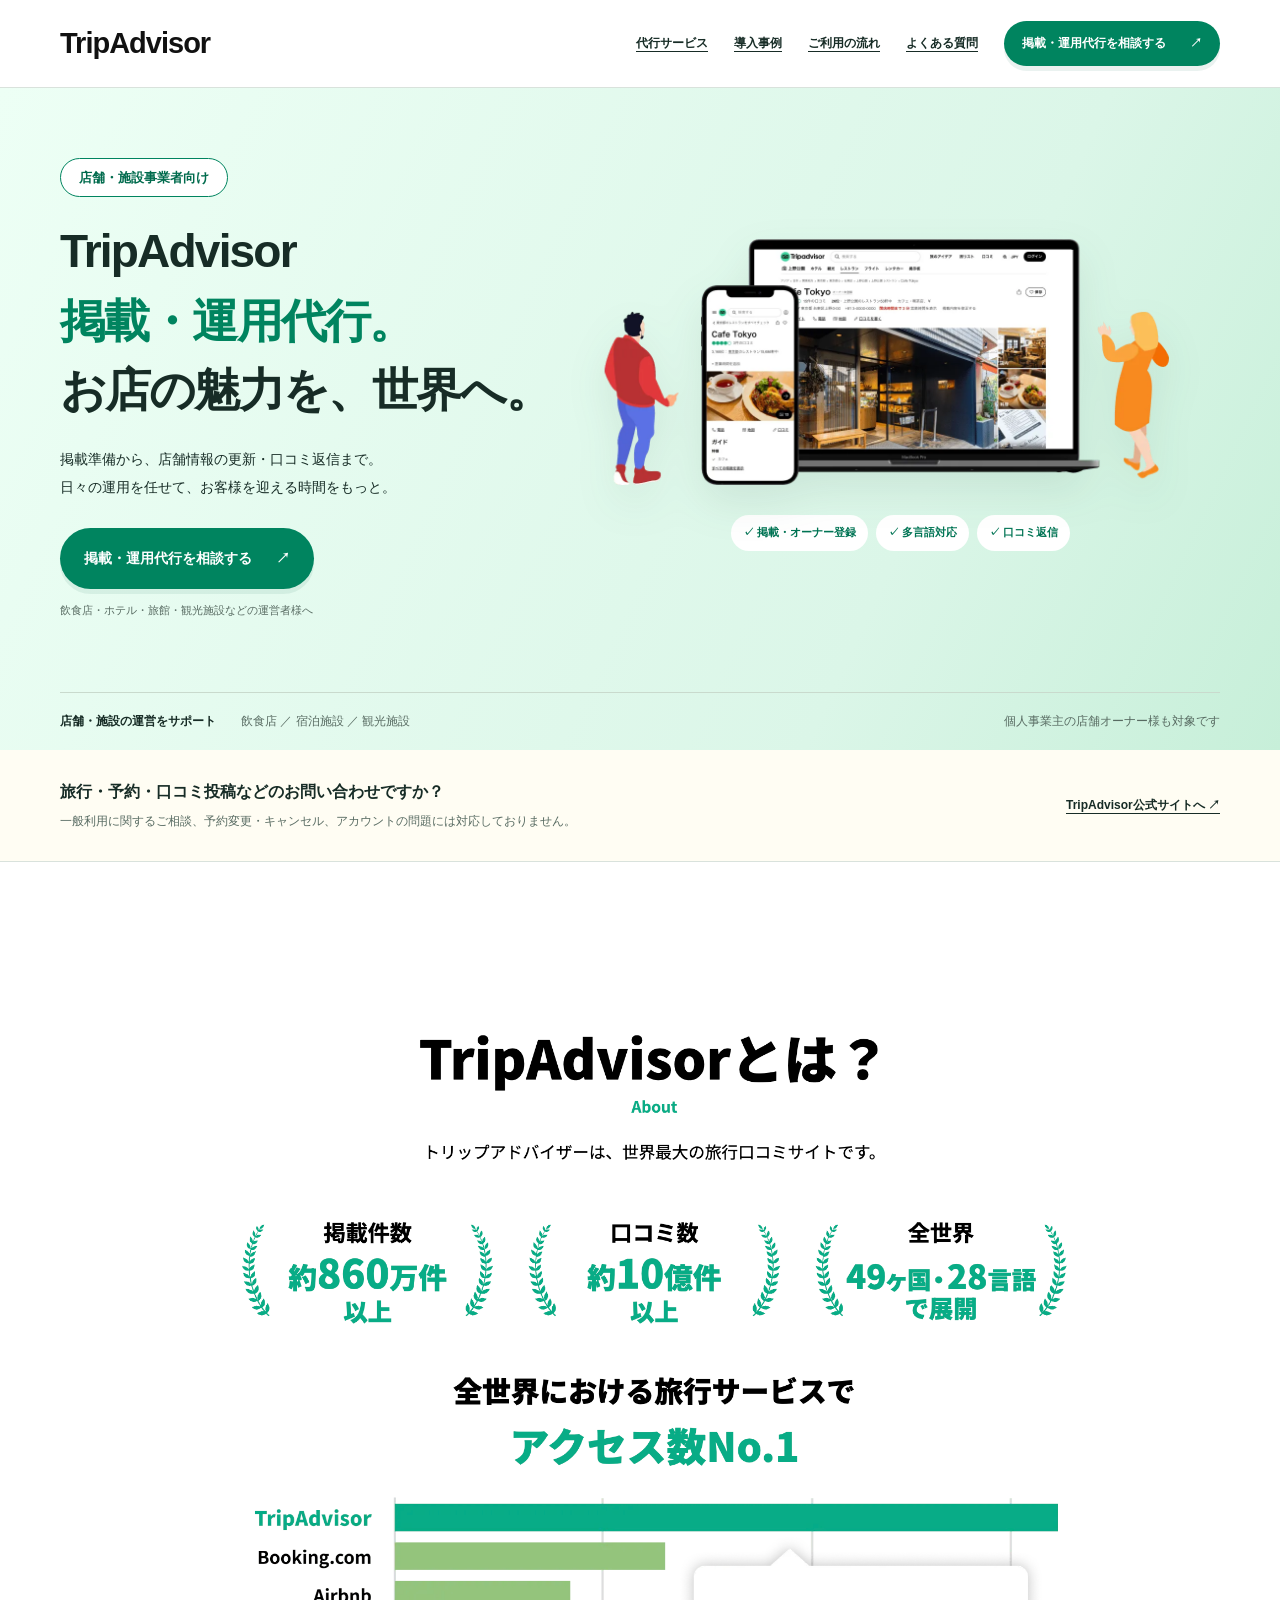
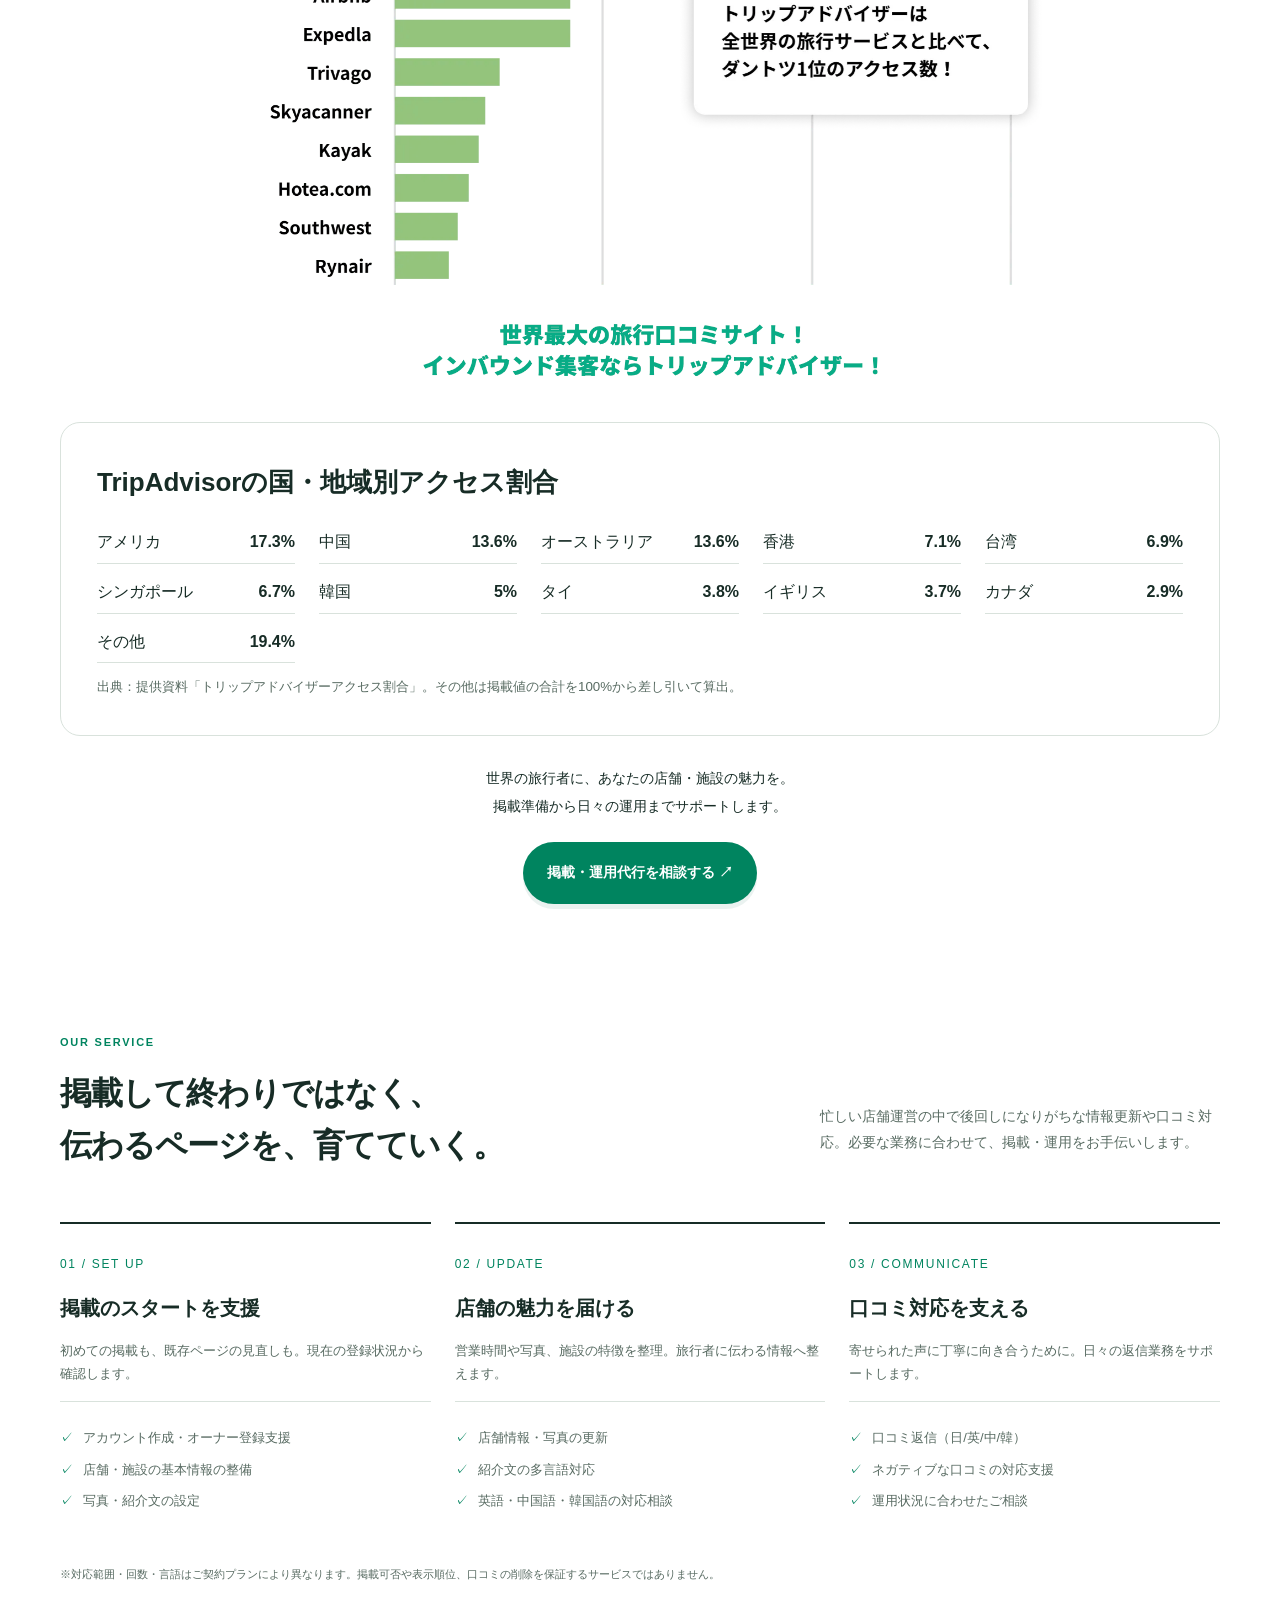
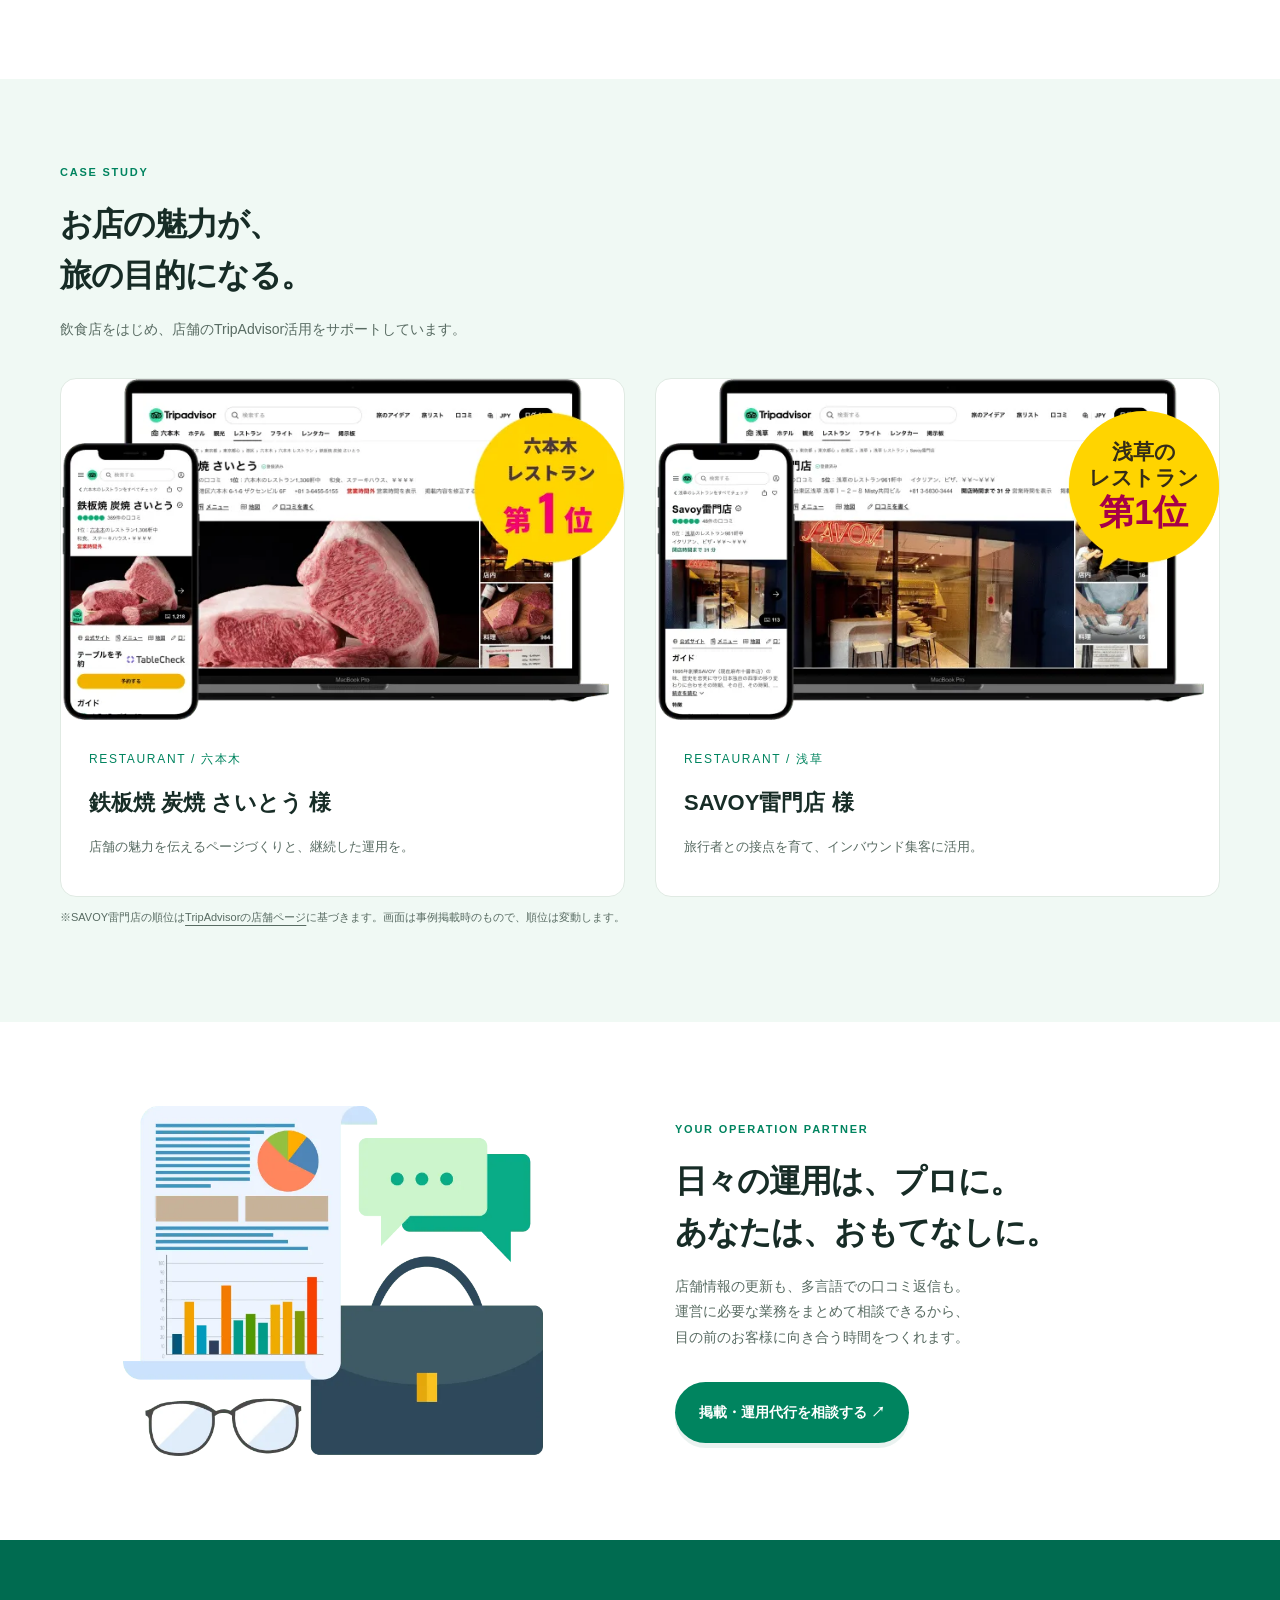
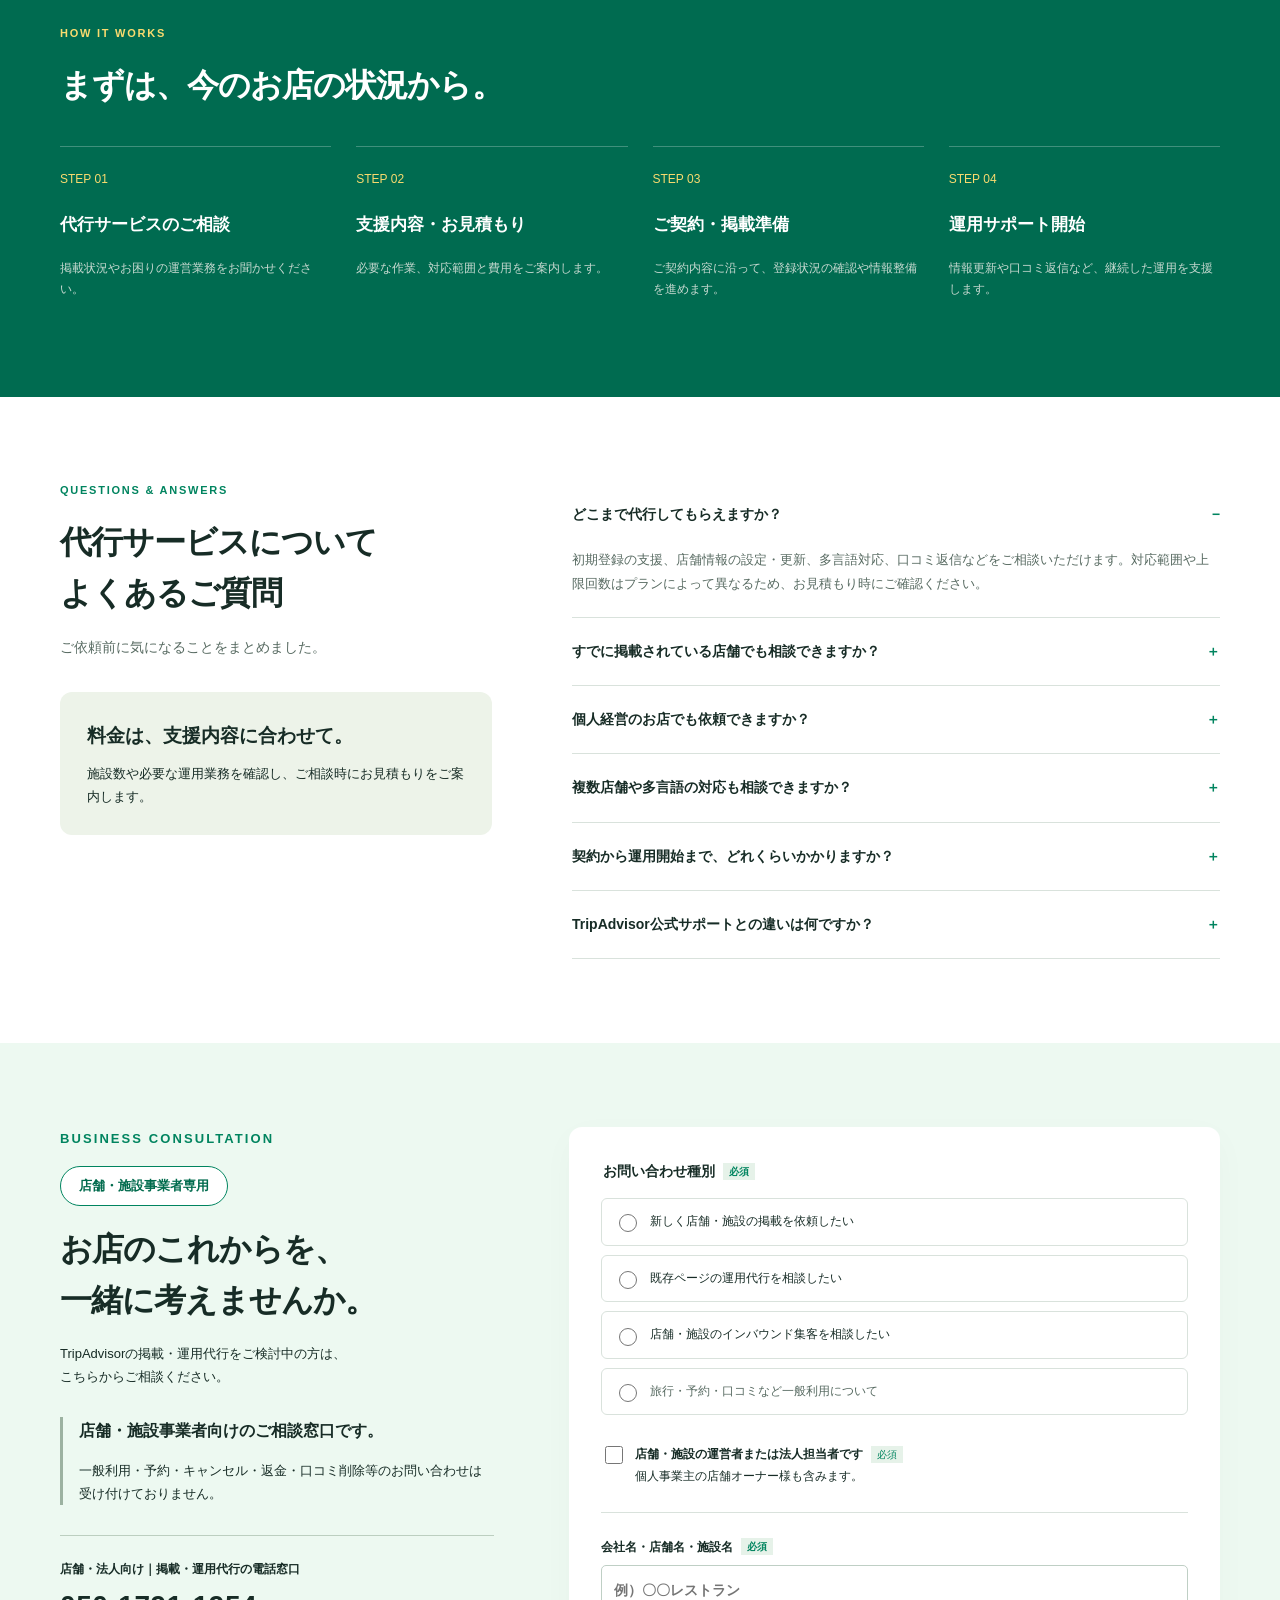
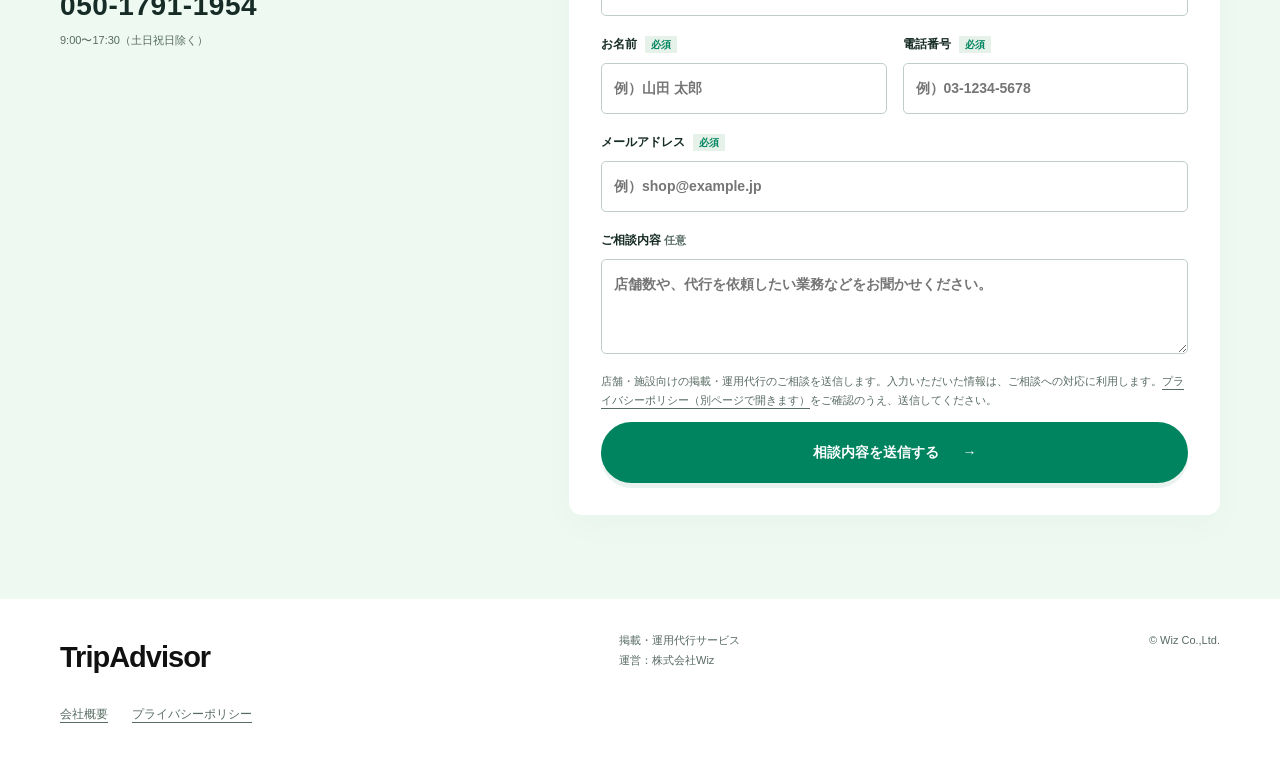
<file: index.html>
<!DOCTYPE html>

<html lang="ja"><head><meta http-equiv="Content-Type" content="text/html; charset=UTF-8">
<meta name="viewport" content="width=device-width, initial-scale=1">
<title>店舗・施設事業者向け｜TripAdvisor掲載・運用代行｜掲載・運用サポート</title>
<meta name="description" content="店舗・施設事業者向けのTripAdvisor掲載・運用代行サービス。店舗情報の整備から多言語対応、口コミ返信までサポートします。">
<link rel="stylesheet" href="/css/lp.css?v=20261113">
<meta name="robots" content="noindex,nofollow">
<link rel="canonical" href="https://wizcloud-inbound.com/">
<script src="/js/config.js?v=20261113"></script>
<script src="/js/tracking.js?v=20261113"></script>
<script src="/js/main.js?v=20261113" defer></script>
</head>
<body>

<header><div class="wrap header-inner"><a href="#" class="brand" aria-label="TripAdvisor ページ先頭">TripAdvisor</a><nav class="nav" aria-label="メインナビゲーション"><a href="#service">代行サービス</a><a href="#cases">導入事例</a><a href="#flow">ご利用の流れ</a><a href="#faq">よくある質問</a><a class="btn small" href="#contact">掲載・運用代行を相談する <span aria-hidden="true">↗</span></a></nav></div></header>
<main>

<section class="hero"><div class="wrap"><div class="hero-grid"><div><span class="badge">店舗・施設事業者向け</span><h1>TripAdvisor<br><span>掲載・運用代行。</span><br>お店の魅力を、世界へ。</h1><p class="lead">掲載準備から、店舗情報の更新・口コミ返信まで。<br>日々の運用を任せて、お客様を迎える時間をもっと。</p><div class="hero-cta"><a class="btn" href="#contact">掲載・運用代行を相談する <span aria-hidden="true">↗</span></a></div><p class="micro">飲食店・ホテル・旅館・観光施設などの運営者様へ</p></div><div class="hero-art original-art"><img src="/images/new/image-1.png" alt="TripAdvisorの店舗ページをパソコンとスマートフォンで表示したイメージ" width="1300" height="500"><div class="support-tags"><span>✓ 掲載・オーナー登録</span><span>✓ 多言語対応</span><span>✓ 口コミ返信</span></div></div></div><div class="hero-bottom"><div><b>店舗・施設の運営をサポート</b><span>飲食店 ／ 宿泊施設 ／ 観光施設</span></div><span>個人事業主の店舗オーナー様も対象です</span></div></div></section>
<aside class="route"><div class="wrap route-inner"><div><strong>旅行・予約・口コミ投稿などのお問い合わせですか？</strong><p>一般利用に関するご相談、予約変更・キャンセル、アカウントの問題には対応しておりません。</p></div><a href="https://www.tripadvisor.jp/" target="_blank" rel="noopener noreferrer">TripAdvisor公式サイトへ ↗</a></div></aside>
<section class="section about-section" id="about" aria-label="TripAdvisorとは？"><div class="wrap"><img class="about-image" src="/images/new/image-2.png" width="1920" height="1892" loading="lazy" alt="TripAdvisorとは？ 旅行口コミサイトの紹介。提供資料では、掲載約860万件以上、口コミ約10億件以上、49ヶ国・28言語で展開と紹介されています。旅行サービスのアクセス数比較グラフを掲載。"><section class="access-share" aria-labelledby="access-share-title">
<h3 id="access-share-title">TripAdvisorの国・地域別アクセス割合</h3>
<dl>
<div><dt>アメリカ</dt><dd>17.3%</dd></div>
<div><dt>中国</dt><dd>13.6%</dd></div>
<div><dt>オーストラリア</dt><dd>13.6%</dd></div>
<div><dt>香港</dt><dd>7.1%</dd></div>
<div><dt>台湾</dt><dd>6.9%</dd></div>
<div><dt>シンガポール</dt><dd>6.7%</dd></div>
<div><dt>韓国</dt><dd>5%</dd></div>
<div><dt>タイ</dt><dd>3.8%</dd></div>
<div><dt>イギリス</dt><dd>3.7%</dd></div>
<div><dt>カナダ</dt><dd>2.9%</dd></div>
<div><dt>その他</dt><dd>19.4%</dd></div>
</dl>
<small>出典：提供資料「トリップアドバイザーアクセス割合」。その他は掲載値の合計を100%から差し引いて算出。</small>
</section><div class="about-action"><p>世界の旅行者に、あなたの店舗・施設の魅力を。<br>掲載準備から日々の運用までサポートします。</p><a class="btn" href="#contact">掲載・運用代行を相談する ↗</a></div></div></section>
<section class="section wrap" id="service"><p class="eyebrow">OUR SERVICE</p><div class="section-head"><h2>掲載して終わりではなく、<br>伝わるページを、育てていく。</h2><p class="section-intro">忙しい店舗運営の中で後回しになりがちな情報更新や口コミ対応。必要な業務に合わせて、掲載・運用をお手伝いします。</p></div><div class="cards"><article class="card"><span class="num">01 / SET UP</span><h3>掲載のスタートを支援</h3><p>初めての掲載も、既存ページの見直しも。現在の登録状況から確認します。</p><ul><li>アカウント作成・オーナー登録支援</li><li>店舗・施設の基本情報の整備</li><li>写真・紹介文の設定</li></ul></article><article class="card"><span class="num">02 / UPDATE</span><h3>店舗の魅力を届ける</h3><p>営業時間や写真、施設の特徴を整理。旅行者に伝わる情報へ整えます。</p><ul><li>店舗情報・写真の更新</li><li>紹介文の多言語対応</li><li>英語・中国語・韓国語の対応相談</li></ul></article><article class="card"><span class="num">03 / COMMUNICATE</span><h3>口コミ対応を支える</h3><p>寄せられた声に丁寧に向き合うために。日々の返信業務をサポートします。</p><ul><li>口コミ返信（日/英/中/韓）</li><li>ネガティブな口コミの対応支援</li><li>運用状況に合わせたご相談</li></ul></article></div><p class="scope-note">※対応範囲・回数・言語はご契約プランにより異なります。掲載可否や表示順位、口コミの削除を保証するサービスではありません。</p></section>
<section class="section cases" id="cases"><div class="wrap"><p class="eyebrow">CASE STUDY</p><h2>お店の魅力が、<br>旅の目的になる。</h2><p class="section-intro">飲食店をはじめ、店舗のTripAdvisor活用をサポートしています。</p><div class="case-grid"><article class="case"><img loading="lazy" src="/images/new/image-3.png" alt="鉄板焼 炭焼 さいとうの導入事例"><div class="case-copy"><span class="num">RESTAURANT / 六本木</span><h3>鉄板焼 炭焼 さいとう 様</h3><p>店舗の魅力を伝えるページづくりと、継続した運用を。</p></div></article><article class="case"><div class="savoy-visual"><img loading="lazy" src="/images/new/image-4.png" alt="SAVOY雷門店のTripAdvisor掲載ページ（事例掲載時の画面）"><span class="savoy-rank">浅草の<br>レストラン<strong>第1位</strong></span></div><div class="case-copy"><span class="num">RESTAURANT / 浅草</span><h3>SAVOY雷門店 様</h3><p>旅行者との接点を育て、インバウンド集客に活用。</p></div></article></div><p class="scope-note">※SAVOY雷門店の順位は<a href="https://www.tripadvisor.jp/Restaurant_Review-g14134311-d27107871-Reviews-Savoy_Kaminarimon_store-Asakusa_Taito_Tokyo_Tokyo_Prefecture_Kanto.html">TripAdvisorの店舗ページ</a>に基づきます。画面は事例掲載時のもので、順位は変動します。</p></div></section>
<section class="section"><div class="wrap support-feature"><img loading="lazy" src="/images/new/image-5.png" alt="掲載準備から日々の運用まで専門スタッフがサポート"><div><p class="eyebrow">YOUR OPERATION PARTNER</p><h2>日々の運用は、プロに。<br>あなたは、おもてなしに。</h2><p class="section-intro">店舗情報の更新も、多言語での口コミ返信も。<br>運営に必要な業務をまとめて相談できるから、<br>目の前のお客様に向き合う時間をつくれます。</p><a class="btn" href="#contact">掲載・運用代行を相談する ↗</a></div></div></section><section class="section flow" id="flow"><div class="wrap"><p class="eyebrow">HOW IT WORKS</p><h2>まずは、今のお店の状況から。</h2><ol class="steps"><li><span>STEP 01</span><h3>代行サービスのご相談</h3><p>掲載状況やお困りの運営業務をお聞かせください。</p></li><li><span>STEP 02</span><h3>支援内容・お見積もり</h3><p>必要な作業、対応範囲と費用をご案内します。</p></li><li><span>STEP 03</span><h3>ご契約・掲載準備</h3><p>ご契約内容に沿って、登録状況の確認や情報整備を進めます。</p></li><li><span>STEP 04</span><h3>運用サポート開始</h3><p>情報更新や口コミ返信など、継続した運用を支援します。</p></li></ol></div></section>
<section class="section wrap split" id="faq"><div><p class="eyebrow">QUESTIONS &amp; ANSWERS</p><h2>代行サービスについて<br>よくあるご質問</h2><p class="section-intro">ご依頼前に気になることをまとめました。</p><div class="price"><b>料金は、支援内容に合わせて。</b>施設数や必要な運用業務を確認し、ご相談時にお見積もりをご案内します。</div></div><div><details open=""><summary>どこまで代行してもらえますか？</summary><p>初期登録の支援、店舗情報の設定・更新、多言語対応、口コミ返信などをご相談いただけます。対応範囲や上限回数はプランによって異なるため、お見積もり時にご確認ください。</p></details><details><summary>すでに掲載されている店舗でも相談できますか？</summary><p>既存ページの運用代行もご相談いただけます。店舗ページやオーナー登録の状況を確認し、必要な支援をご案内します。</p></details><details><summary>個人経営のお店でも依頼できますか？</summary><p>はい。店舗・施設を運営する個人事業主の方も対象です。旅行者など、一般利用者向けの問い合わせ窓口ではありません。</p></details><details><summary>複数店舗や多言語の対応も相談できますか？</summary><p>店舗数やご希望の言語をお知らせください。英語・中国語・韓国語の対応を含め、実施範囲や条件を確認のうえご案内します。</p></details><details><summary>契約から運用開始まで、どれくらいかかりますか？</summary><p>登録状況や必要な素材、支援内容によって異なります。事前の確認後にスケジュールをご案内します。</p></details><details><summary>TripAdvisor公式サポートとの違いは何ですか？</summary><p>本サービスは、Wizcloudが店舗・施設事業者向けに提供する掲載・運用代行です。TripAdvisor公式サポートではなく、旅行予約の変更や返金、一般利用者のアカウントの問題、口コミ削除などの受付窓口ではありません。</p></details></div></section>
<section class="section contact" id="contact"><div class="wrap contact-grid"><div class="contact-copy"><p class="eyebrow">BUSINESS CONSULTATION</p><span class="badge">店舗・施設事業者専用</span><h2 style="margin-top:18px">お店のこれからを、<br>一緒に考えませんか。</h2><p>TripAdvisorの掲載・運用代行をご検討中の方は、<br>こちらからご相談ください。</p><div class="contact-note"><strong>店舗・施設事業者向けのご相談窓口です。</strong><p>一般利用・予約・キャンセル・返金・口コミ削除等のお問い合わせは受け付けておりません。</p></div><div class="phone"><strong>店舗・法人向け｜掲載・運用代行の電話窓口</strong><a href="tel:05017911954">050-1791-1954</a><small>9:00〜17:30（土日祝日除く）</small></div></div>
<form id="consultation" action="/api/contact" method="post">
<div class="honeypot" aria-hidden="true"><label>Website<input name="website" tabindex="-1" autocomplete="off"></label></div><fieldset><legend>お問い合わせ種別<span class="required">必須</span></legend><label class="radio"><input type="radio" name="purpose" value="new" required>新しく店舗・施設の掲載を依頼したい</label><label class="radio"><input type="radio" name="purpose" value="operation">既存ページの運用代行を相談したい</label><label class="radio"><input type="radio" name="purpose" value="inbound">店舗・施設のインバウンド集客を相談したい</label><label class="radio"><input type="radio" name="purpose" value="personal">旅行・予約・口コミなど一般利用について</label></fieldset>
<div id="personal-help" class="help-panel" hidden tabindex="-1"><h3>一般利用のお問い合わせは、公式サイトへ。</h3><p>入力内容は送信されていません。こちらは店舗・施設向けの掲載・運用代行窓口です。旅行予約・アカウント・口コミ投稿などについては、TripAdvisor公式サイトのヘルプをご確認ください。予約に関するご相談は、予約確認メールに記載の予約先もご確認ください。</p><a href="https://www.tripadvisor.jp/" target="_blank" rel="noopener noreferrer">TripAdvisor公式サイトへ ↗</a></div>
<fieldset id="business-fields"><label class="check"><input type="checkbox" id="business-confirm" name="business_confirm" value="yes" required><span><b>店舗・施設の運営者または法人担当者です</b><span class="required">必須</span><br>個人事業主の店舗オーナー様も含みます。</span></label><div class="fields"><label class="field">会社名・店舗名・施設名<span class="required">必須</span><input name="company" autocomplete="organization" placeholder="例）〇〇レストラン" required maxlength="150"></label><div class="row"><label class="field">お名前<span class="required">必須</span><input name="name" autocomplete="name" placeholder="例）山田 太郎" required maxlength="100"></label><label class="field">電話番号<span class="required">必須</span><input name="tel" type="tel" autocomplete="tel" inputmode="tel" placeholder="例）03-1234-5678" pattern="[0-9０-９+＋()（） ー−‐–—-]{10,25}" title="市外局番を含む電話番号を入力してください" required></label></div><label class="field">メールアドレス<span class="required">必須</span><input name="email" type="email" autocomplete="email" placeholder="例）shop@example.jp" required maxlength="254"></label><label class="field">ご相談内容 <span class="micro">任意</span><textarea name="message" placeholder="店舗数や、代行を依頼したい業務などをお聞かせください。" maxlength="3000"></textarea></label><p class="micro">店舗・施設向けの掲載・運用代行のご相談を送信します。入力いただいた情報は、ご相談への対応に利用します。<a href="/policy/" target="_blank" rel="noopener noreferrer">プライバシーポリシー（別ページで開きます）</a>をご確認のうえ、送信してください。</p><button class="btn form-submit" type="submit">相談内容を送信する <span aria-hidden="true">→</span></button><div class="status" id="status" role="status" tabindex="-1"></div></div></fieldset></form></div></section>
</main><footer><div class="wrap footer-row"><div class="brand">TripAdvisor</div><div>掲載・運用代行サービス<br>運営：株式会社Wiz</div><div>© Wiz Co.,Ltd.</div></div><nav class="wrap legal-links" aria-label="補足情報"><a href="/company/">会社概要</a><a href="/policy/">プライバシーポリシー</a></nav></footer><div class="mobile-cta" id="mobile-cta"><a href="#contact" class="btn">掲載・運用代行を相談する ↗</a></div>


</body></html>
</file>
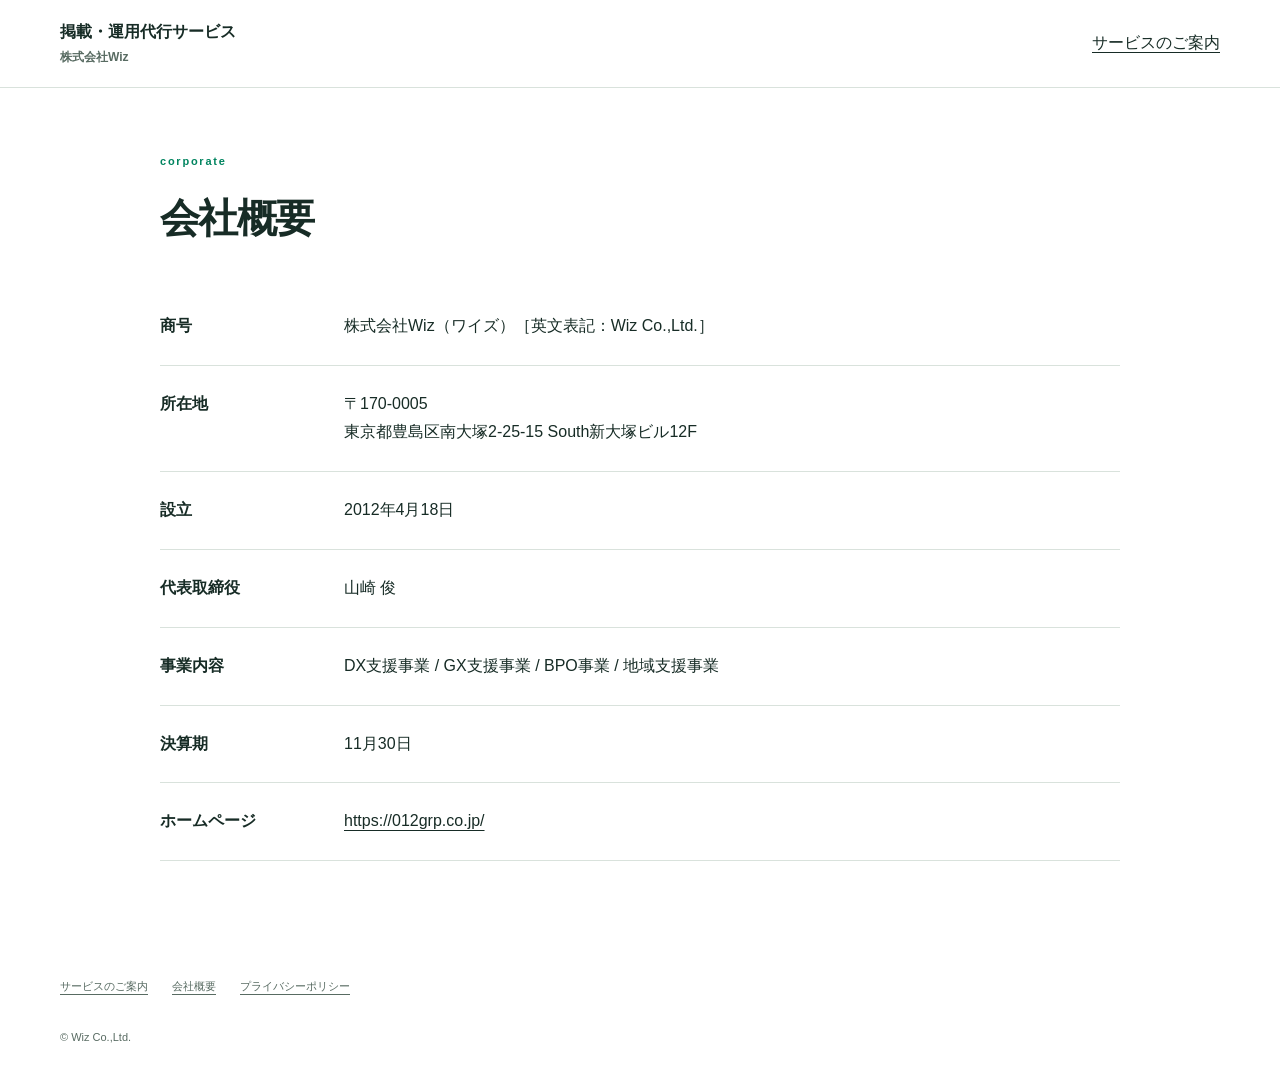
<file: company/index.html>
<!doctype html>
<html lang="ja"><head><meta charset="utf-8">
<script src="/js/config.js?v=20261110-complete"></script>
<script src="/js/tracking.js?v=20261110-complete"></script>
<meta name="viewport" content="width=device-width, initial-scale=1">
<title>会社概要｜株式会社Wiz</title><meta name="description" content="株式会社Wizの会社概要をご案内します。">
<meta name="robots" content="noindex,nofollow"><link rel="stylesheet" href="/css/style.css">
<link rel="canonical" href="https://wizcloud-inbound.com/company/">
</head><body><header><div class="wrap header-inner"><a class="legal-brand" href="/">掲載・運用代行サービス<span>株式会社Wiz</span></a><a href="/">サービスのご案内</a></div></header>
<main class="legal-main wrap"><p class="eyebrow">corporate</p><h1>会社概要</h1><dl class="company-list"><div><dt>商号</dt><dd>株式会社Wiz（ワイズ）［英文表記：Wiz Co.,Ltd.］</dd></div><div><dt>所在地</dt><dd>〒170-0005<br>東京都豊島区南大塚2-25-15 South新大塚ビル12F</dd></div><div><dt>設立</dt><dd>2012年4月18日</dd></div><div><dt>代表取締役</dt><dd>山崎 俊</dd></div><div><dt>事業内容</dt><dd>DX支援事業 / GX支援事業 / BPO事業 / 地域支援事業</dd></div><div><dt>決算期</dt><dd>11月30日</dd></div><div><dt>ホームページ</dt><dd><a href="https://012grp.co.jp/" target="_blank" rel="noopener noreferrer">https://012grp.co.jp/</a></dd></div></dl></main><footer class="wrap"><nav class="legal-links" aria-label="補足情報"><a href="/">サービスのご案内</a><a href="/company/">会社概要</a><a href="/policy/">プライバシーポリシー</a></nav><p>© Wiz Co.,Ltd.</p></footer></body></html>
</file>
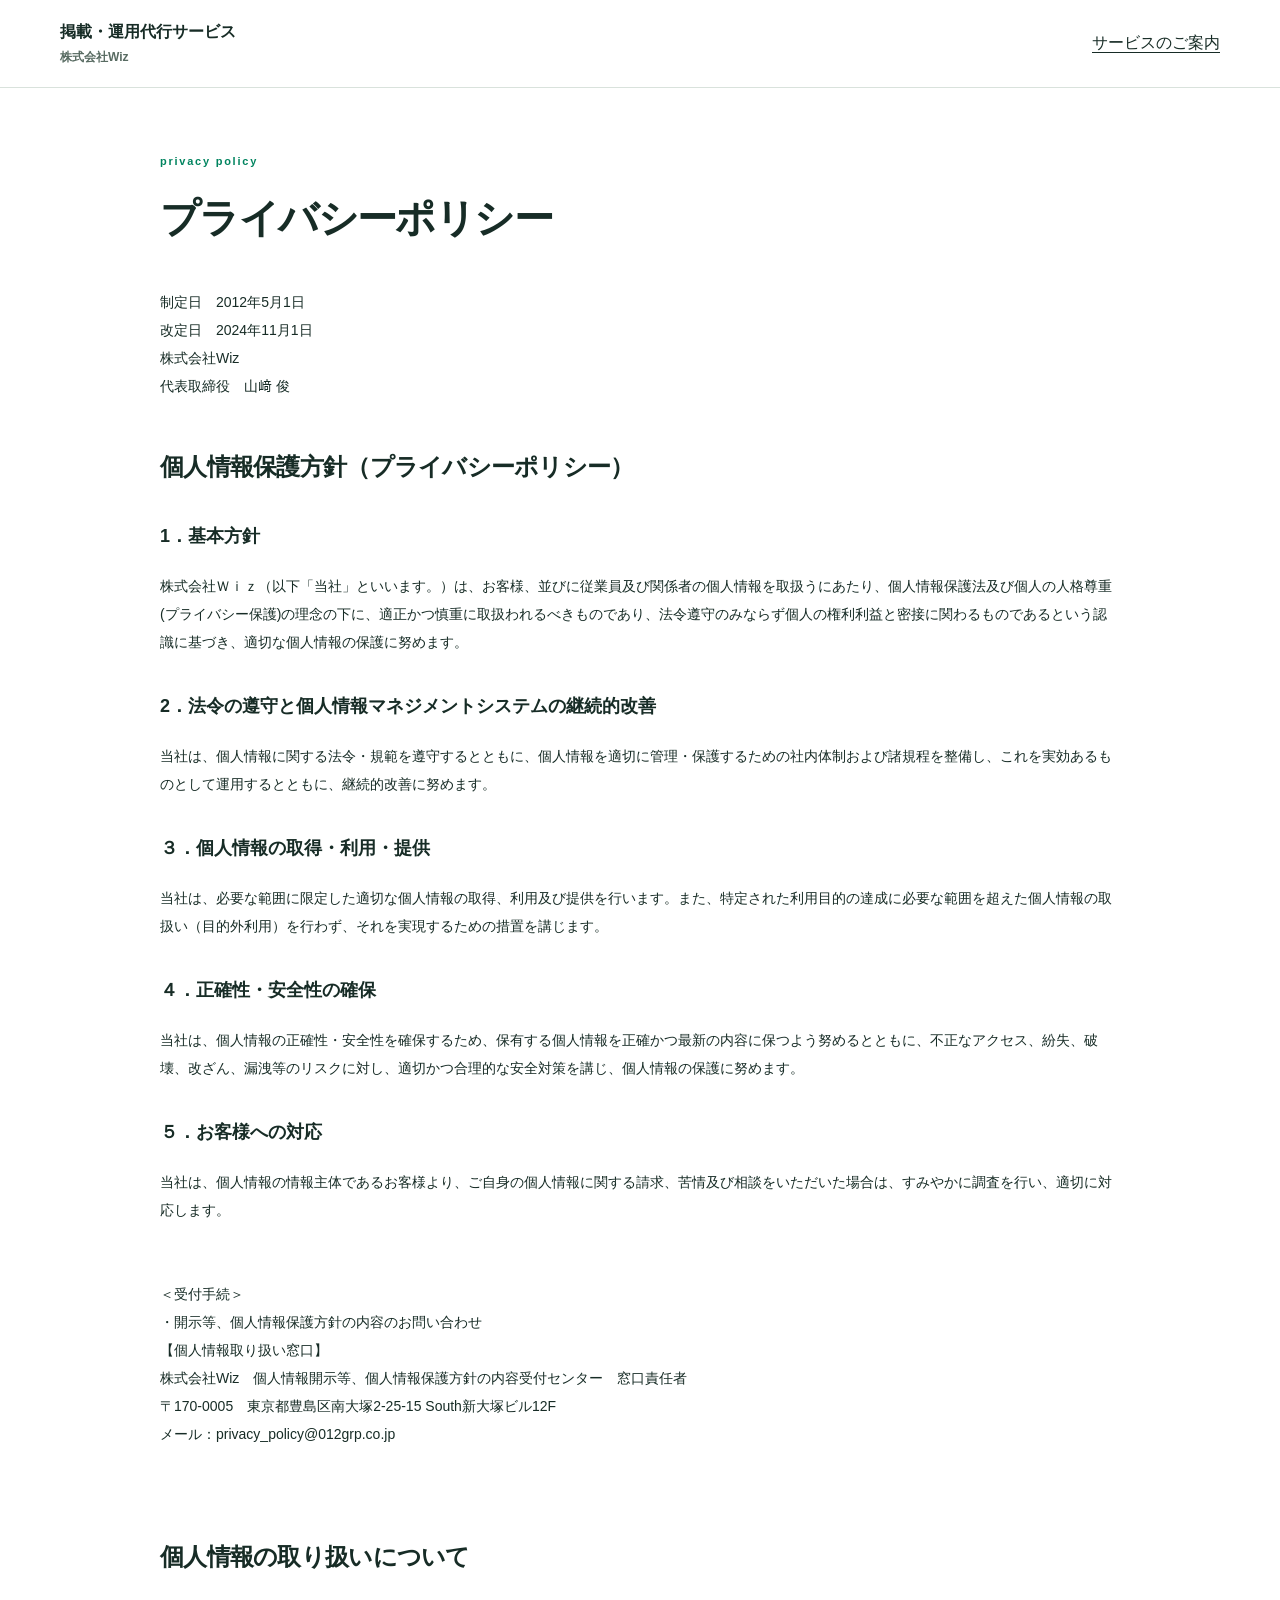
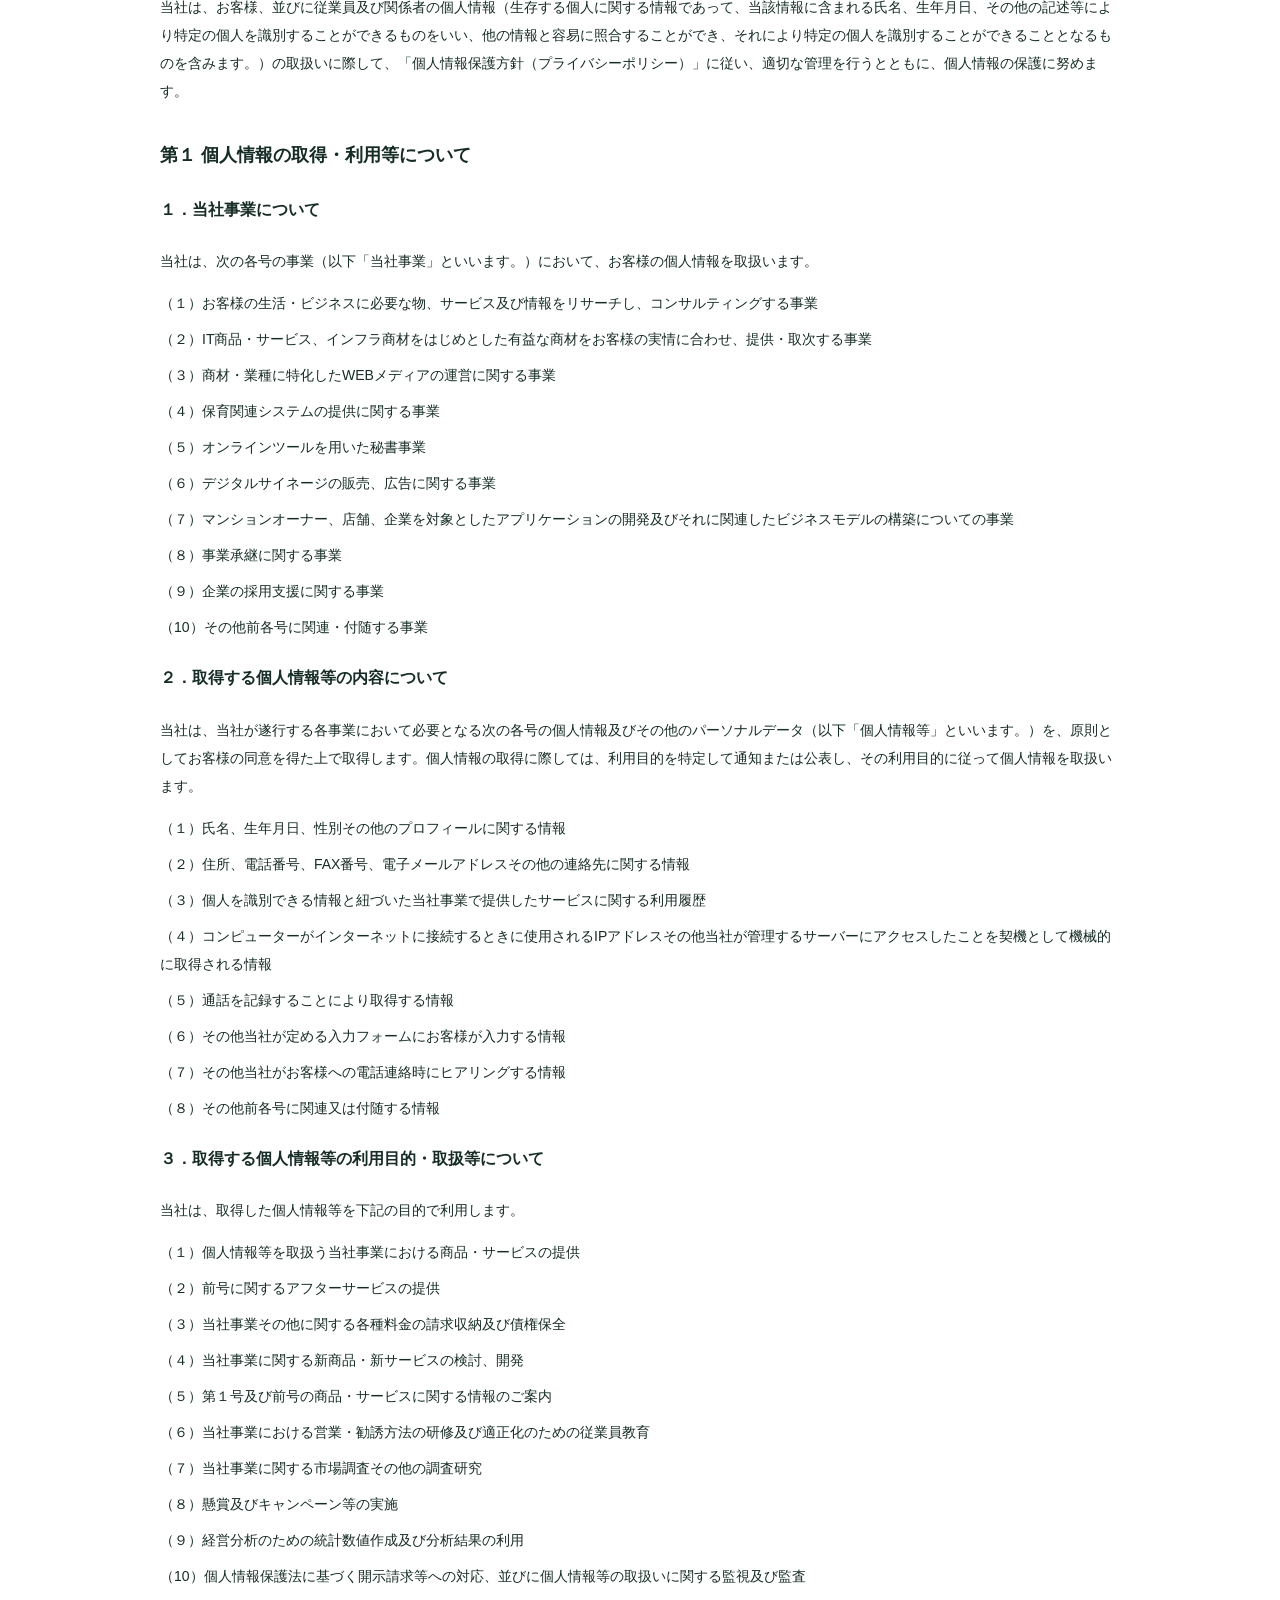
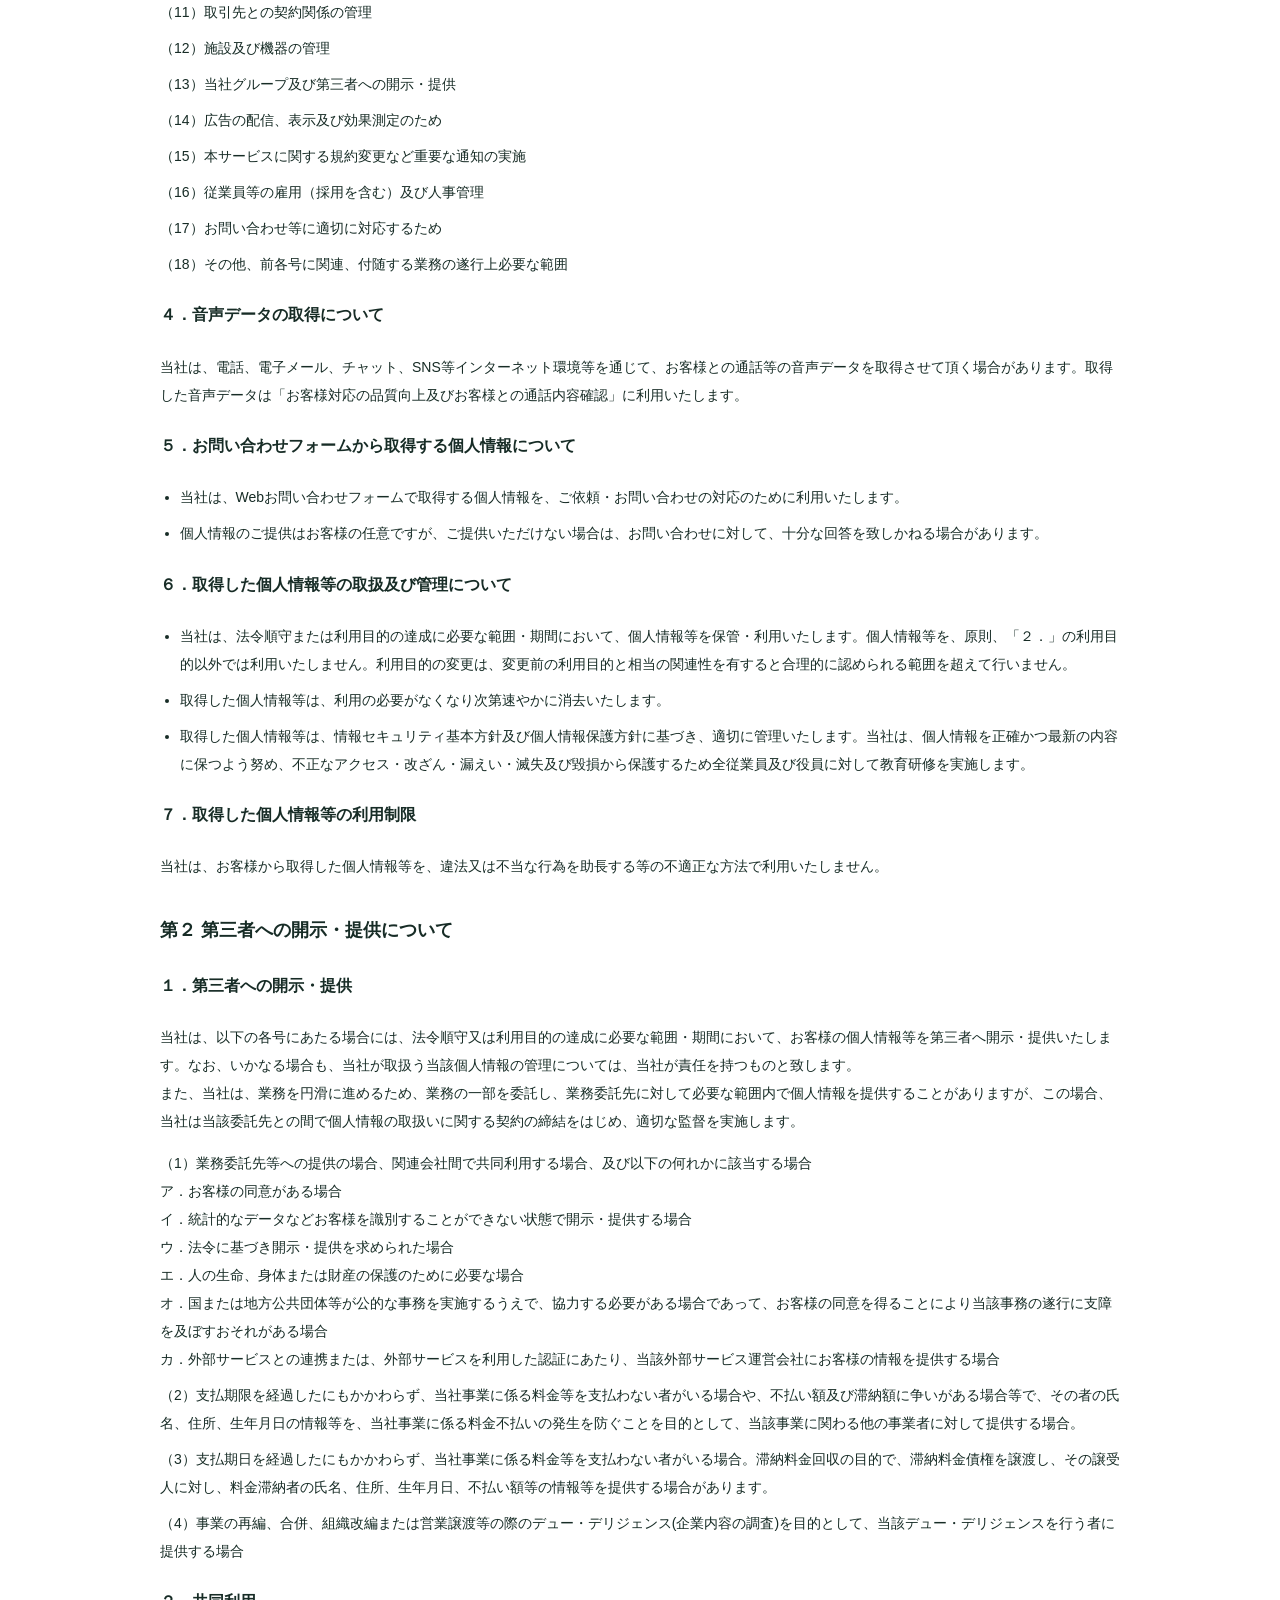
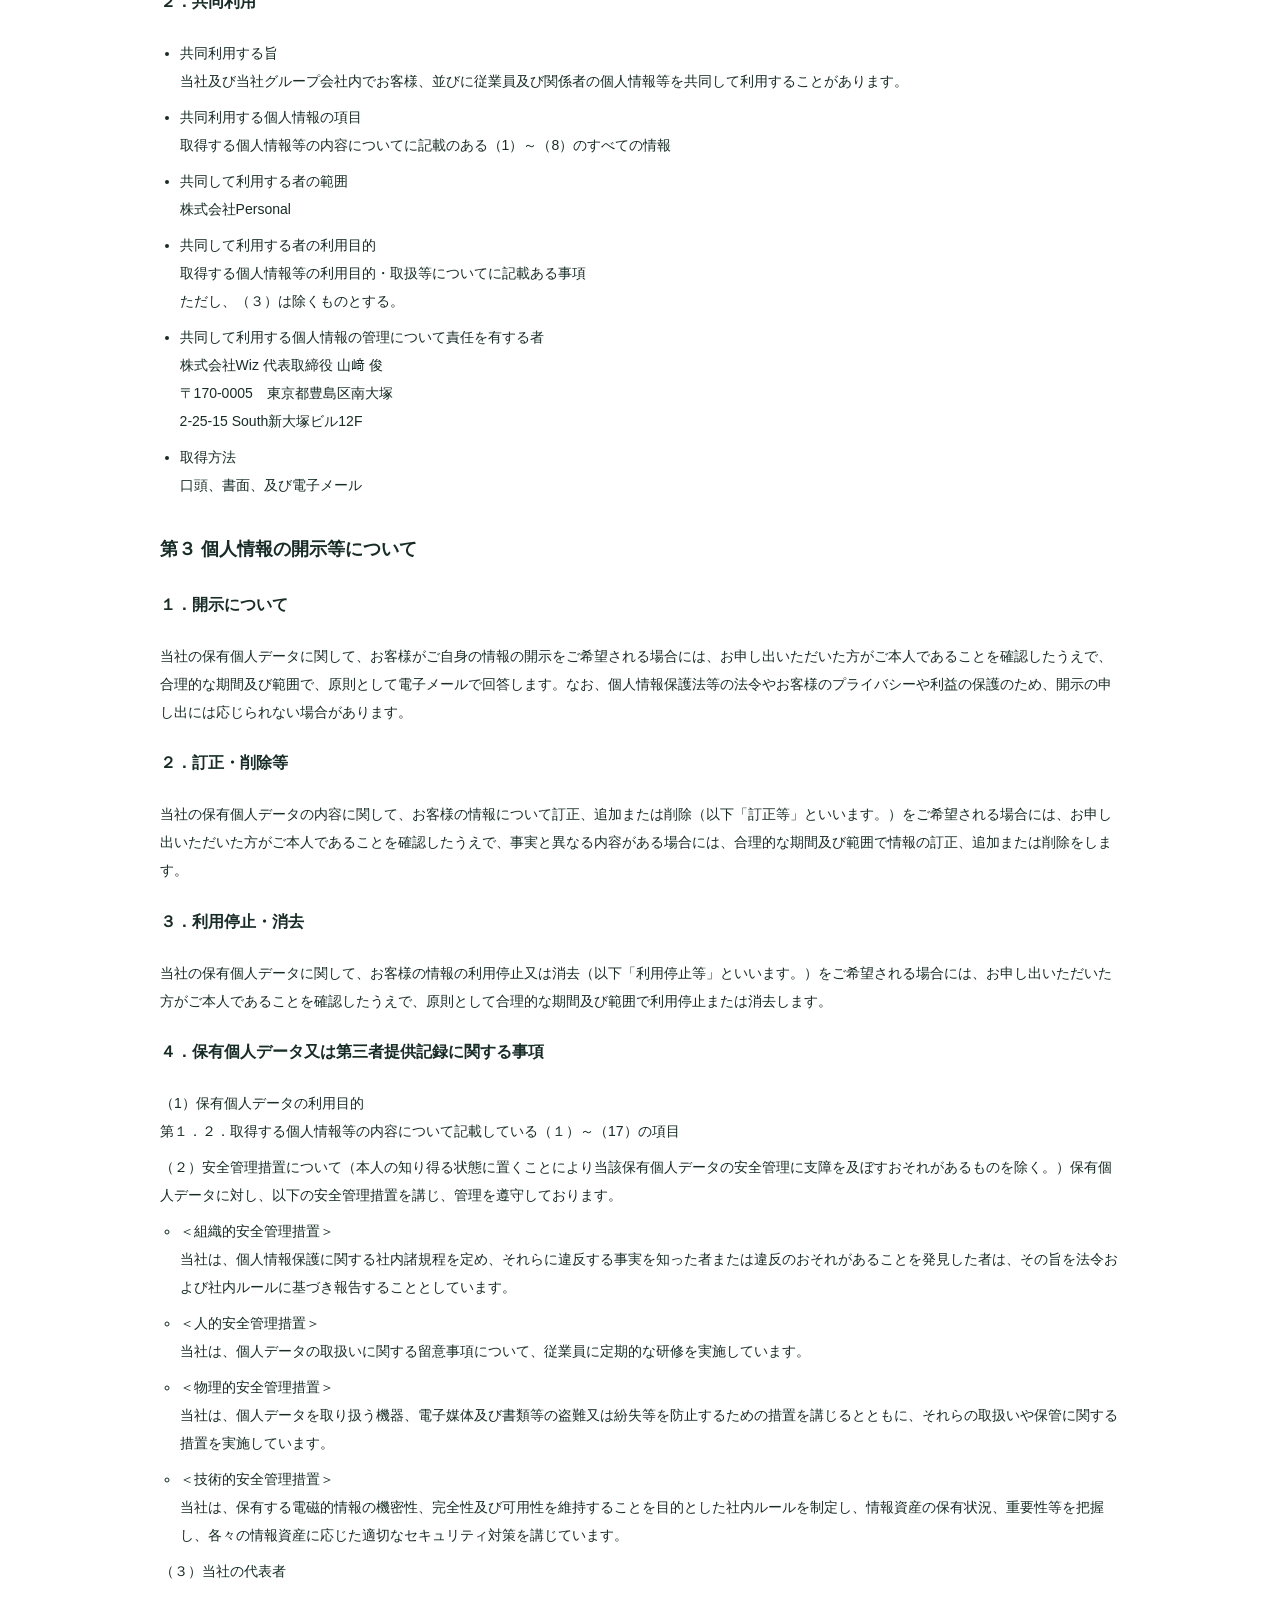
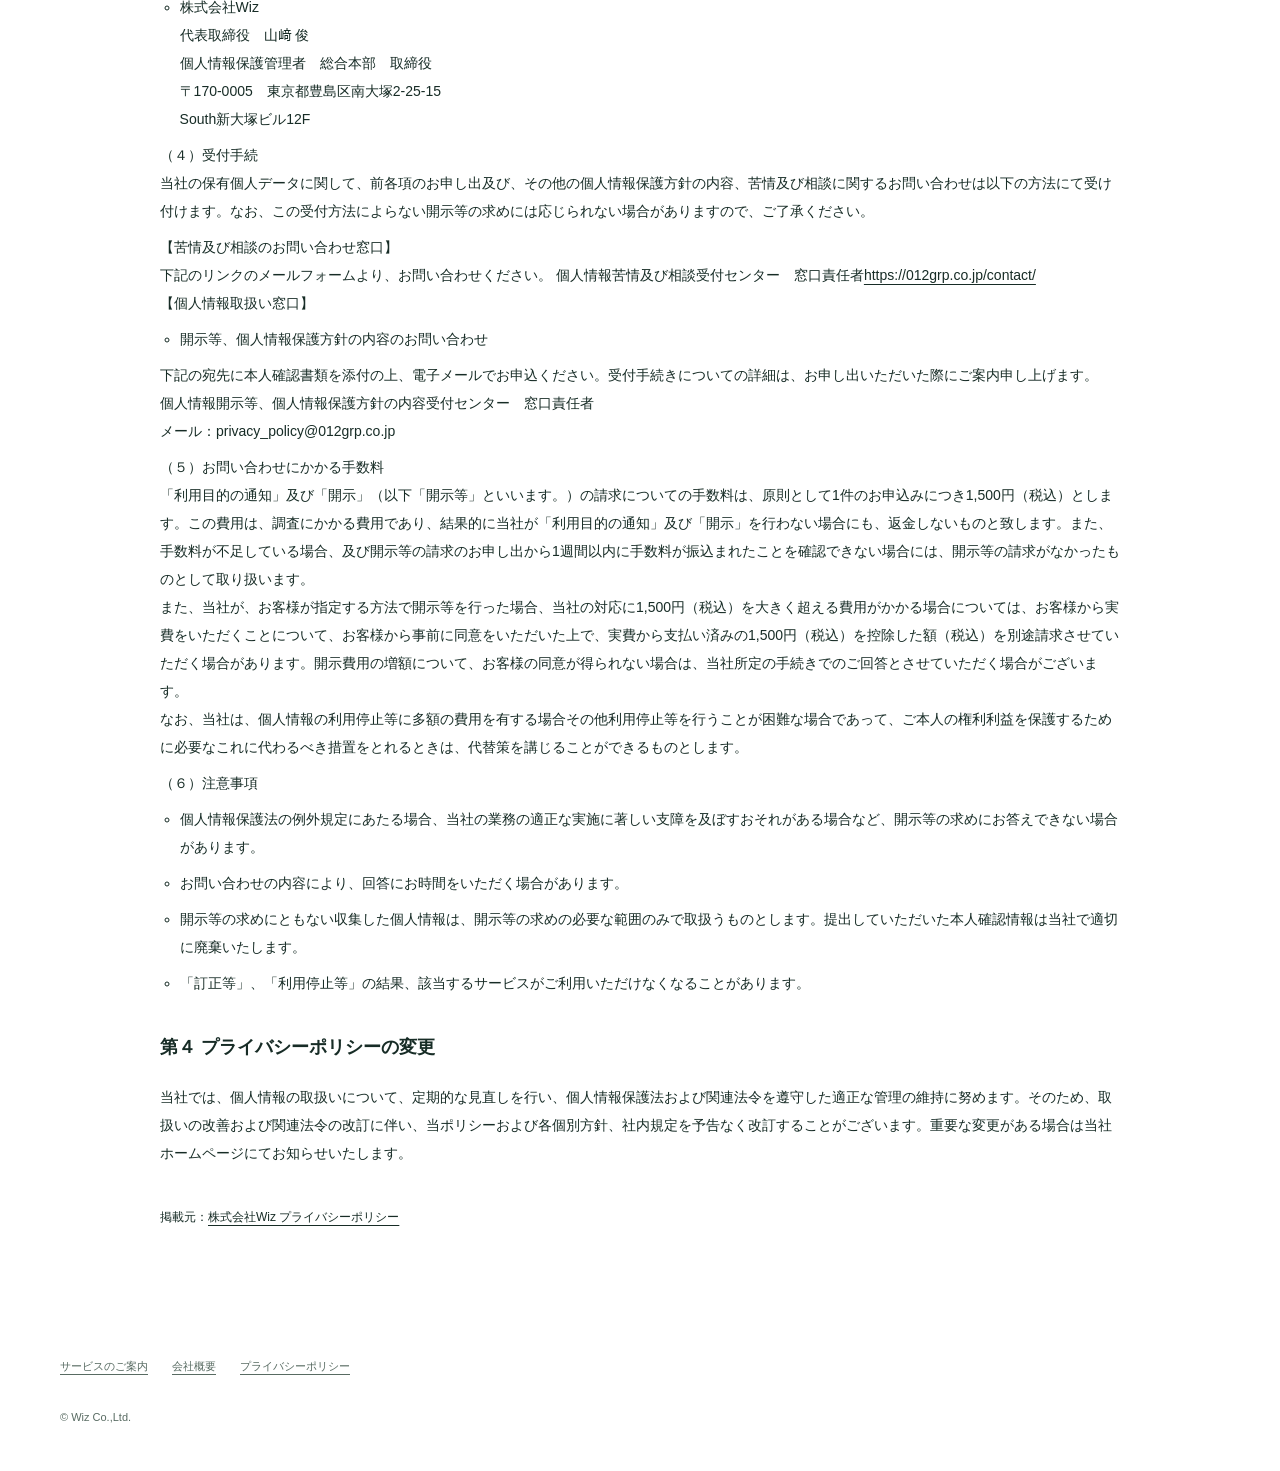
<file: policy/index.html>
<!doctype html>
<html lang="ja"><head><meta charset="utf-8">
<script src="/js/config.js?v=20261110-complete"></script>
<script src="/js/tracking.js?v=20261110-complete"></script>
<meta name="viewport" content="width=device-width, initial-scale=1">
<title>プライバシーポリシー｜株式会社Wiz</title><meta name="description" content="株式会社Wizのプライバシーポリシーをご案内します。">
<meta name="robots" content="noindex,nofollow"><link rel="stylesheet" href="/css/style.css">
<link rel="canonical" href="https://wizcloud-inbound.com/policy/">
</head><body><header><div class="wrap header-inner"><a class="legal-brand" href="/">掲載・運用代行サービス<span>株式会社Wiz</span></a><a href="/">サービスのご案内</a></div></header>
<main class="legal-main wrap"><p class="eyebrow">privacy policy</p><h1>プライバシーポリシー</h1><div class="policy-content"><p>制定日　2012年5月1日<br>改定日　2024年11月1日<br>株式会社Wiz<br>代表取締役　山﨑 俊</p><section><div><h2>個⼈情報保護⽅針（プライバシーポリシー）</h2><div><h3>1．基本方針</h3><p>株式会社Ｗｉｚ（以下「当社」といいます。）は、お客様、並びに従業員及び関係者の個⼈情報を取扱うにあたり、個⼈情報保護法及び個⼈の⼈格尊重(プライバシー保護)の理念の下に、適正かつ慎重に取扱われるべきものであり、法令遵守のみならず個⼈の権利利益と密接に関わるものであるという認識に基づき、適切な個人情報の保護に努めます。</p></div><div><h3>2．法令の遵守と個人情報マネジメントシステムの継続的改善</h3><p>当社は、個人情報に関する法令・規範を遵守するとともに、個人情報を適切に管理・保護するための社内体制および諸規程を整備し、これを実効あるものとして運用するとともに、継続的改善に努めます。</p></div><div><h3>３．個人情報の取得・利用・提供</h3><p>当社は、必要な範囲に限定した適切な個人情報の取得、利用及び提供を行います。また、特定された利用目的の達成に必要な範囲を超えた個人情報の取扱い（目的外利用）を行わず、それを実現するための措置を講じます。</p></div><div><h3>４．正確性・安全性の確保</h3><p>当社は、個人情報の正確性・安全性を確保するため、保有する個人情報を正確かつ最新の内容に保つよう努めるとともに、不正なアクセス、紛失、破壊、改ざん、漏洩等のリスクに対し、適切かつ合理的な安全対策を講じ、個人情報の保護に努めます。</p></div><div><h3>５．お客様への対応</h3><p>当社は、個人情報の情報主体であるお客様より、ご自身の個人情報に関する請求、苦情及び相談をいただいた場合は、すみやかに調査を行い、適切に対応します。</p><br><p>＜受付⼿続＞<br>・開示等、個人情報保護方針の内容のお問い合わせ<br>【個⼈情報取り扱い窓⼝】<br>株式会社Wiz　個人情報開示等、個人情報保護方針の内容受付センター　窓口責任者<br>〒170-0005　東京都豊島区南大塚2-25-15 South新大塚ビル12F<br>メール：privacy_policy@012grp.co.jp</p><br></div></div></section><section><div><h2>個人情報の取り扱いについて</h2><div><p>当社は、お客様、並びに従業員及び関係者の個⼈情報（⽣存する個⼈に関する情報であって、当該情報に含まれる⽒名、⽣年⽉⽇、その他の記述等により特定の個⼈を識別することができるものをいい、他の情報と容易に照合することができ、それにより特定の個⼈を識別することができることとなるものを含みます。）の取扱いに際して、「個人情報保護方針（プライバシーポリシー）」に従い、適切な管理を行うとともに、個人情報の保護に努めます。</p></div><div><h3>第１ 個⼈情報の取得・利⽤等について</h3><h4>１．当社事業について</h4><p>当社は、次の各号の事業（以下「当社事業」といいます。）において、お客様の個⼈情報を取扱います。</p><ol><li>（１）お客様の⽣活・ビジネスに必要な物、サービス及び情報をリサーチし、コンサルティングする事業</li><li>（２）IT商品・サービス、インフラ商材をはじめとした有益な商材をお客様の実情に合わせ、提供・取次する事業</li><li>（３）商材・業種に特化したWEBメディアの運営に関する事業</li><li>（４）保育関連システムの提供に関する事業</li><li>（５）オンラインツールを⽤いた秘書事業</li><li>（６）デジタルサイネージの販売、広告に関する事業</li><li>（７）マンションオーナー、店舗、企業を対象としたアプリケーションの開発及びそれに関連したビジネスモデルの構築についての事業</li><li>（８）事業承継に関する事業</li><li>（９）企業の採⽤⽀援に関する事業</li><li>（10）その他前各号に関連・付随する事業</li></ol><h4>２．取得する個⼈情報等の内容について</h4><p>当社は、当社が遂⾏する各事業において必要となる次の各号の個⼈情報及びその他のパーソナルデータ（以下「個⼈情報等」といいます。）を、原則としてお客様の同意を得た上で取得します。個⼈情報の取得に際しては、利⽤⽬的を特定して通知または公表し、その利⽤⽬的に従って個⼈情報を取扱います。</p><ol><li>（１）⽒名、⽣年⽉⽇、性別その他のプロフィールに関する情報</li><li>（２）住所、電話番号、FAX番号、電⼦メールアドレスその他の連絡先に関する情報</li><li>（３）個⼈を識別できる情報と紐づいた当社事業で提供したサービスに関する利⽤履歴</li><li>（４）コンピューターがインターネットに接続するときに使⽤されるIPアドレスその他当社が管理するサーバーにアクセスしたことを契機として機械的に取得される情報</li><li>（５）通話を記録することにより取得する情報</li><li>（６）その他当社が定める⼊⼒フォームにお客様が⼊⼒する情報</li><li>（７）その他当社がお客様への電話連絡時にヒアリングする情報</li><li>（８）その他前各号に関連⼜は付随する情報</li></ol><h4>３．取得する個⼈情報等の利⽤⽬的・取扱等について</h4><p>当社は、取得した個⼈情報等を下記の⽬的で利⽤します。</p><ol><li>（１）個⼈情報等を取扱う当社事業における商品・サービスの提供</li><li>（２）前号に関するアフターサービスの提供</li><li>（３）当社事業その他に関する各種料⾦の請求収納及び債権保全</li><li>（４）当社事業に関する新商品・新サービスの検討、開発</li><li>（５）第１号及び前号の商品・サービスに関する情報のご案内</li><li>（６）当社事業における営業・勧誘⽅法の研修及び適正化のための従業員教育</li><li>（７）当社事業に関する市場調査その他の調査研究</li><li>（８）懸賞及びキャンペーン等の実施</li><li>（９）経営分析のための統計数値作成及び分析結果の利⽤</li><li>（10）個⼈情報保護法に基づく開⽰請求等への対応、並びに個⼈情報等の取扱いに関する監視及び監査</li><li>（11）取引先との契約関係の管理</li><li>（12）施設及び機器の管理</li><li>（13）当社グループ及び第三者への開⽰・提供</li><li>（14）広告の配信、表⽰及び効果測定のため</li><li>（15）本サービスに関する規約変更など重要な通知の実施</li><li>（16）従業員等の雇⽤（採⽤を含む）及び⼈事管理</li><li>（17）お問い合わせ等に適切に対応するため</li><li>（18）その他、前各号に関連、付随する業務の遂⾏上必要な範囲</li></ol><h4>４．⾳声データの取得について</h4><p>当社は、電話、電⼦メール、チャット、SNS等インターネット環境等を通じて、お客様との通話等の⾳声データを取得させて頂く場合があります。取得した⾳声データは「お客様対応の品質向上及びお客様との通話内容確認」に利⽤いたします。</p><h4>５．お問い合わせフォームから取得する個人情報について</h4><ul><li>当社は、Webお問い合わせフォームで取得する個人情報を、ご依頼・お問い合わせの対応のために利用いたします。</li><li>個人情報のご提供はお客様の任意ですが、ご提供いただけない場合は、お問い合わせに対して、十分な回答を致しかねる場合があります。</li></ul><h4>６．取得した個⼈情報等の取扱及び管理について</h4><ul><li>当社は、法令順守または利⽤⽬的の達成に必要な範囲・期間において、個⼈情報等を保管・利⽤いたします。個⼈情報等を、原則、「２．」の利⽤⽬的以外では利⽤いたしません。利⽤⽬的の変更は、変更前の利⽤⽬的と相当の関連性を有すると合理的に認められる範囲を超えて⾏いません。</li><li>取得した個⼈情報等は、利⽤の必要がなくなり次第速やかに消去いたします。</li><li>取得した個⼈情報等は、情報セキュリティ基本⽅針及び個⼈情報保護⽅針に基づき、適切に管理いたします。当社は、個⼈情報を正確かつ最新の内容に保つよう努め、不正なアクセス・改ざん・漏えい・滅失及び毀損から保護するため全従業員及び役員に対して教育研修を実施します。</li></ul><h4>７．取得した個⼈情報等の利⽤制限</h4><p>当社は、お客様から取得した個⼈情報等を、違法⼜は不当な⾏為を助⻑する等の不適正な⽅法で利⽤いたしません。</p></div><div><h3>第２ 第三者への開⽰・提供について</h3><h4>１．第三者への開⽰・提供</h4><p>当社は、以下の各号にあたる場合には、法令順守⼜は利⽤⽬的の達成に必要な範囲・期間において、お客様の個⼈情報等を第三者へ開⽰・提供いたします。なお、いかなる場合も、当社が取扱う当該個⼈情報の管理については、当社が責任を持つものと致します。<br>また、当社は、業務を円滑に進めるため、業務の⼀部を委託し、業務委託先に対して必要な範囲内で個⼈情報を提供することがありますが、この場合、当社は当該委託先との間で個⼈情報の取扱いに関する契約の締結をはじめ、適切な監督を実施します。</p><ol><li>（1）業務委託先等への提供の場合、関連会社間で共同利⽤する場合、及び以下の何れかに該当する場合<br>ア．お客様の同意がある場合<br>イ．統計的なデータなどお客様を識別することができない状態で開⽰・提供する場合<br>ウ．法令に基づき開⽰・提供を求められた場合<br>エ．⼈の⽣命、⾝体または財産の保護のために必要な場合<br>オ．国または地⽅公共団体等が公的な事務を実施するうえで、協⼒する必要がある場合であって、お客様の同意を得ることにより当該事務の遂⾏に⽀障を及ぼすおそれがある場合<br>カ．外部サービスとの連携または、外部サービスを利⽤した認証にあたり、当該外部サービス運営会社にお客様の情報を提供する場合</li><li>（2）⽀払期限を経過したにもかかわらず、当社事業に係る料⾦等を⽀払わない者がいる場合や、不払い額及び滞納額に争いがある場合等で、その者の⽒名、住所、⽣年⽉⽇の情報等を、当社事業に係る料⾦不払いの発⽣を防ぐことを⽬的として、当該事業に関わる他の事業者に対して提供する場合。</li><li>（3）⽀払期⽇を経過したにもかかわらず、当社事業に係る料⾦等を⽀払わない者がいる場合。滞納料⾦回収の⽬的で、滞納料⾦債権を譲渡し、その譲受⼈に対し、料⾦滞納者の⽒名、住所、⽣年⽉⽇、不払い額等の情報等を提供する場合があります。</li><li>（4）事業の再編、合併、組織改編または営業譲渡等の際のデュー・デリジェンス(企業内容の調査)を⽬的として、当該デュー・デリジェンスを⾏う者に提供する場合</li></ol><h4>２．共同利⽤</h4><ul><li>共同利用する旨<br>当社及び当社グループ会社内でお客様、並びに従業員及び関係者の個⼈情報等を共同して利⽤することがあります。</li><li>共同利用する個人情報の項目<br>取得する個⼈情報等の内容についてに記載のある（1）～（8）のすべての情報</li><li>共同して利用する者の範囲<br>株式会社Personal</li><li>共同して利用する者の利用目的<br>取得する個⼈情報等の利⽤⽬的・取扱等についてに記載ある事項<br>ただし、（３）は除くものとする。</li><li>共同して利用する個人情報の管理について責任を有する者<br>株式会社Wiz 代表取締役 山﨑 俊<br>〒170-0005　東京都豊島区南大塚<br>2-25-15 South新大塚ビル12F</li><li>取得方法<br>口頭、書面、及び電子メール</li></ul></div><div><h3>第３ 個⼈情報の開⽰等について</h3><h4>１．開⽰について</h4><p>当社の保有個⼈データに関して、お客様がご⾃⾝の情報の開⽰をご希望される場合には、お申し出いただいた⽅がご本⼈であることを確認したうえで、合理的な期間及び範囲で、原則として電⼦メールで回答します。なお、個⼈情報保護法等の法令やお客様のプライバシーや利益の保護のため、開⽰の申し出には応じられない場合があります。</p><h4>２．訂正・削除等</h4><p>当社の保有個⼈データの内容に関して、お客様の情報について訂正、追加または削除（以下「訂正等」といいます。）をご希望される場合には、お申し出いただいた⽅がご本⼈であることを確認したうえで、事実と異なる内容がある場合には、合理的な期間及び範囲で情報の訂正、追加または削除をします。</p><h4>３．利⽤停⽌・消去</h4><p>当社の保有個⼈データに関して、お客様の情報の利⽤停⽌⼜は消去（以下「利⽤停⽌等」といいます。）をご希望される場合には、お申し出いただいた⽅がご本⼈であることを確認したうえで、原則として合理的な期間及び範囲で利⽤停⽌または消去します。</p><h4>４．保有個人データ又は第三者提供記録に関する事項</h4><ol><li>（1）保有個人データの利用目的<br>第１．２．取得する個⼈情報等の内容について記載している（１）～（17）の項目</li><li>（２）安全管理措置について（本人の知り得る状態に置くことにより当該保有個人データの安全管理に支障を及ぼすおそれがあるものを除く。）保有個人データに対し、以下の安全管理措置を講じ、管理を遵守しております。<ul><li>＜組織的安全管理措置＞<br>当社は、個人情報保護に関する社内諸規程を定め、それらに違反する事実を知った者または違反のおそれがあることを発見した者は、その旨を法令および社内ルールに基づき報告することとしています。</li><li>＜人的安全管理措置＞<br>当社は、個人データの取扱いに関する留意事項について、従業員に定期的な研修を実施しています。</li><li>＜物理的安全管理措置＞<br>当社は、個人データを取り扱う機器、電子媒体及び書類等の盗難又は紛失等を防止するための措置を講じるとともに、それらの取扱いや保管に関する措置を実施しています。</li><li>＜技術的安全管理措置＞<br>当社は、保有する電磁的情報の機密性、完全性及び可用性を維持することを目的とした社内ルールを制定し、情報資産の保有状況、重要性等を把握し、各々の情報資産に応じた適切なセキュリティ対策を講じています。</li></ul></li><li>（３）当社の代表者<ul><li>株式会社Wiz<br>代表取締役　山﨑 俊<br>個人情報保護管理者　総合本部　取締役<br>〒170-0005　東京都豊島区南大塚2-25-15<br>South新大塚ビル12F</li></ul></li><li>（４）受付⼿続<br>当社の保有個⼈データに関して、前各項のお申し出及び、その他の個⼈情報保護方針の内容、苦情及び相談に関するお問い合わせは以下の⽅法にて受け付けます。なお、この受付⽅法によらない開⽰等の求めには応じられない場合がありますので、ご了承ください。</li><li>【苦情及び相談のお問い合わせ窓口】<br>下記のリンクのメールフォームより、お問い合わせください。 個人情報苦情及び相談受付センター　窓口責任者<a href="https://012grp.co.jp/contact/">https://012grp.co.jp/contact/</a><br>【個⼈情報取扱い窓⼝】<ul><li>開示等、個人情報保護方針の内容のお問い合わせ</li></ul>下記の宛先に本人確認書類を添付の上、電子メールでお申込ください。受付手続きについての詳細は、お申し出いただいた際にご案内申し上げます。<br>個人情報開示等、個人情報保護方針の内容受付センター　窓口責任者<br>メール：privacy_policy@012grp.co.jp</li><li>（５）お問い合わせにかかる⼿数料<br>「利⽤⽬的の通知」及び「開⽰」（以下「開⽰等」といいます。）の請求についての⼿数料は、原則として1件のお申込みにつき1,500円（税込）とします。この費⽤は、調査にかかる費⽤であり、結果的に当社が「利⽤⽬的の通知」及び「開⽰」を⾏わない場合にも、返⾦しないものと致します。また、⼿数料が不⾜している場合、及び開⽰等の請求のお申し出から1週間以内に⼿数料が振込まれたことを確認できない場合には、開⽰等の請求がなかったものとして取り扱います。<br>また、当社が、お客様が指定する⽅法で開⽰等を⾏った場合、当社の対応に1,500円（税込）を⼤きく超える費⽤がかかる場合については、お客様から実費をいただくことについて、お客様から事前に同意をいただいた上で、実費から⽀払い済みの1,500円（税込）を控除した額（税込）を別途請求させていただく場合があります。開⽰費⽤の増額について、お客様の同意が得られない場合は、当社所定の⼿続きでのご回答とさせていただく場合がございます。<br>なお、当社は、個⼈情報の利⽤停⽌等に多額の費⽤を有する場合その他利⽤停⽌等を⾏うことが困難な場合であって、ご本⼈の権利利益を保護するために必要なこれに代わるべき措置をとれるときは、代替策を講じることができるものとします。</li><li>（６）注意事項<ul><li>個⼈情報保護法の例外規定にあたる場合、当社の業務の適正な実施に著しい⽀障を及ぼすおそれがある場合など、開⽰等の求めにお答えできない場合があります。</li><li>お問い合わせの内容により、回答にお時間をいただく場合があります。</li><li>開⽰等の求めにともない収集した個⼈情報は、開⽰等の求めの必要な範囲のみで取扱うものとします。提出していただいた本⼈確認情報は当社で適切に廃棄いたします。</li><li>「訂正等」、「利⽤停⽌等」の結果、該当するサービスがご利⽤いただけなくなることがあります。</li></ul></li></ol></div><div><h3>第４ プライバシーポリシーの変更</h3><p>当社では、個人情報の取扱いについて、定期的な見直しを行い、個人情報保護法および関連法令を遵守した適正な管理の維持に努めます。そのため、取扱いの改善および関連法令の改訂に伴い、当ポリシーおよび各個別方針、社内規定を予告なく改訂することがございます。重要な変更がある場合は当社ホームページにてお知らせいたします。</p></div></div></section></div><p class="policy-source">掲載元：<a href="https://012grp.co.jp/policy" target="_blank" rel="noopener noreferrer">株式会社Wiz プライバシーポリシー</a></p></main><footer class="wrap"><nav class="legal-links" aria-label="補足情報"><a href="/">サービスのご案内</a><a href="/company/">会社概要</a><a href="/policy/">プライバシーポリシー</a></nav><p>© Wiz Co.,Ltd.</p></footer></body></html>
</file>
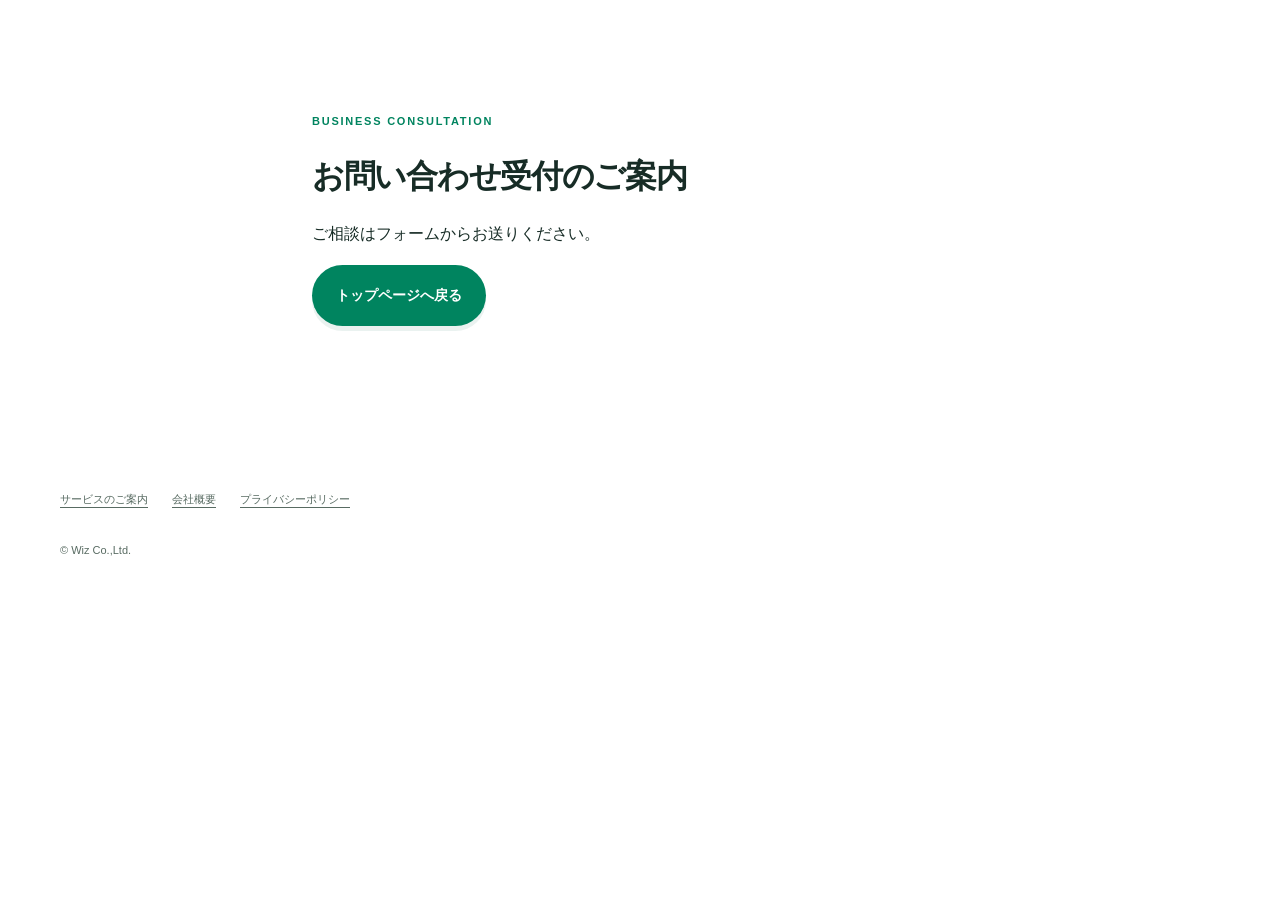
<file: thanks.html>
<!doctype html><html lang="ja"><head>
<script src="/js/config.js?v=20261110-complete"></script>
<script src="/js/tracking.js?v=20261110-complete"></script>
<meta charset="utf-8"><meta name="viewport" content="width=device-width, initial-scale=1"><title>お問い合わせ受付｜掲載・運用代行</title><meta name="description" content="店舗・施設向け掲載・運用代行のお問い合わせ受付ページです。"><meta name="robots" content="noindex,nofollow"><link rel="stylesheet" href="/css/style.css"><script src="/js/thanks.js?v=20261110-complete" defer></script><link rel="canonical" href="https://wizcloud-inbound.com/thanks.html">
</head><body><main class="thanks-main"><p class="eyebrow">BUSINESS CONSULTATION</p><h1 id="thanks-title">お問い合わせ受付のご案内</h1><p id="thanks-message">ご相談はフォームからお送りください。</p><a class="btn" href="/">トップページへ戻る</a></main><footer class="wrap"><nav class="legal-links" aria-label="補足情報"><a href="/">サービスのご案内</a><a href="/company/">会社概要</a><a href="/policy/">プライバシーポリシー</a></nav><p>© Wiz Co.,Ltd.</p></footer></body></html>
</file>
<file: css/lp.css>
:root{--ink:#153f3b;--green:#006c53;--mint:#dff1e7;--paper:#fafbf7;--muted:#5e706b;--line:#d9e2dc;--gold:#e4ef82}*{box-sizing:border-box}html{scroll-behavior:smooth;scroll-padding-top:110px}body{margin:0;color:var(--ink);background:var(--paper);font-family:-apple-system,BlinkMacSystemFont,"Hiragino Kaku Gothic ProN","Yu Gothic",Meiryo,sans-serif;line-height:1.8}a{color:inherit;text-underline-offset:4px}button,input,select,textarea{font:inherit}a,button,input,select,textarea,summary{touch-action:manipulation}a:focus-visible,button:focus-visible,input:focus-visible,select:focus-visible,textarea:focus-visible,summary:focus-visible{outline:3px solid #c17600;outline-offset:4px}[hidden]{display:none!important}.wrap{width:min(1160px,calc(100% - 64px));margin:auto}.demo{background:#163f3b;color:#fff;text-align:center;font-size:11px;letter-spacing:.07em;padding:5px 15px}header{background:#fafbf7f5;position:sticky;top:0;z-index:10;border-bottom:1px solid var(--line);backdrop-filter:blur(14px)}.header-inner{display:flex;align-items:center;justify-content:space-between;gap:24px;min-height:87px}.brand{text-decoration:none;font-size:29px;font-weight:800;letter-spacing:-1.5px}.brand span{font-weight:400}.brand small{display:block;font-size:10px;letter-spacing:.1em;line-height:1}.nav{display:flex;gap:26px;align-items:center;font-size:12px;font-weight:700}.btn{display:inline-flex;align-items:center;justify-content:center;gap:24px;border:0;border-radius:7px;background:var(--green);color:white;padding:18px 24px;font-size:14px;font-weight:700;text-decoration:none;cursor:pointer;transition:background .2s,transform .2s}.btn:hover{background:#064d40;transform:translateY(-2px)}.btn.small{padding:12px 18px;font-size:12px}.eyebrow{font-size:11px;font-weight:700;letter-spacing:.16em;color:var(--green);margin:0 0 16px}.notice{display:flex;gap:15px;align-items:center;padding:15px 0;font-size:12px}.notice strong{flex-shrink:0}.notice span{color:var(--muted)}.hero{position:relative;overflow:hidden;background:linear-gradient(120deg,#edf5ec,#e7f0e8 65%,#dcece4);border-top:1px solid var(--line)}.hero-grid{display:grid;grid-template-columns:1.1fr 1fr;gap:55px;align-items:center;padding:65px 0 57px}.badge{display:inline-block;border:1px solid #97b8a8;border-radius:4px;padding:5px 13px;font-size:13px;font-weight:700;background:#ffffff90}h1{font-size:clamp(34px,4vw,49px);line-height:1.5;letter-spacing:-.04em;margin:20px 0}h1 span{color:var(--green)}.lead{font-size:14px;line-height:2}.hero-cta{margin:27px 0 12px}.micro{font-size:11px;color:var(--muted)}.hero-art{position:relative;padding:30px 12px}.orb{position:absolute;width:360px;height:360px;border:1px solid #b8cfc2;border-radius:50%;top:-5px;left:30px}.orb:after{content:"";position:absolute;inset:26px;border:1px dashed #b8cfc2;border-radius:50%}.mock{position:relative;transform:rotate(-3deg);background:#fff;border:1px solid #d6e3d9;border-radius:15px;box-shadow:0 24px 55px #214b3720;overflow:hidden}.mock-top{padding:13px 20px;display:flex;justify-content:space-between;font-size:10px}.scene{height:175px;position:relative;overflow:hidden;background:#d6b996}.awning{position:absolute;left:8%;right:8%;top:22px;height:33px;background:repeating-linear-gradient(90deg,#306653 0 32px,#eee8d5 32px 64px);border-radius:3px 3px 10px 10px;box-shadow:0 4px 0 #0001}.shop{position:absolute;left:10%;right:10%;bottom:0;height:121px;background:#f3e5ca;border-top:4px solid #365c49;display:flex;gap:12px;padding:18px 18px 0}.window{flex:1;background:linear-gradient(130deg,#a5b7a1,#6f8e79);border:7px solid #5c6950;position:relative}.window:after{content:"";position:absolute;left:48%;height:100%;width:4px;background:#5c6950}.door{width:25%;background:#668472;border:7px solid #5c6950}.plant{position:absolute;bottom:0;font-size:58px;line-height:1;filter:saturate(.5)}.plant.right{right:0}.mock-body{padding:20px 23px 26px}.mock-body h3{margin:0 0 10px;font-size:19px}.fake-lines{display:grid;gap:8px}.fake-lines i{height:6px;background:#e8ede8;width:85%;border-radius:4px}.fake-lines i:last-child{width:60%}.mock-tags{display:flex;gap:6px;margin-top:18px}.mock-tags span{background:#f0f5ef;padding:3px 9px;font-size:10px}.float{position:absolute;border-radius:8px;background:#fff;box-shadow:0 10px 30px #224f3220;z-index:1;font-size:12px;padding:12px 18px;display:flex;gap:12px;align-items:center}.float b{background:var(--mint);color:var(--green);width:29px;height:29px;border-radius:50%;text-align:center}.float.one{right:-10px;top:7px}.float.two{left:-25px;bottom:3px}.art-caption{text-align:right;font-size:10px;margin-top:22px;color:var(--muted)}.hero-bottom{border-top:1px solid #c9dacd;display:flex;justify-content:space-between;gap:20px;padding:18px 0;font-size:12px}.hero-bottom b{margin-right:25px}.hero-bottom span{color:var(--muted)}.route{padding:28px 0;background:white;border-bottom:1px solid var(--line)}.route-inner{display:flex;align-items:center;justify-content:space-between;gap:25px}.route p{margin:4px 0 0;font-size:12px;color:var(--muted)}.route a{font-size:12px;font-weight:700;flex-shrink:0}.section{padding:84px 0}h2{font-size:32px;line-height:1.6;letter-spacing:-.03em;margin:0 0 16px}.section-intro{font-size:14px;color:var(--muted);margin-bottom:32px}.section-head{display:flex;justify-content:space-between;gap:30px;align-items:end;margin-bottom:35px}.section-head p{max-width:400px}.cards{display:grid;grid-template-columns:repeat(3,1fr);gap:24px}.card{border-top:2px solid var(--ink);padding:25px 0}.num{font-size:12px;color:var(--green);letter-spacing:.14em}.card h3{font-size:20px;margin:12px 0}.card p,.card li{font-size:13px;color:var(--muted)}.card ul{padding:16px 0 0;list-style:none;border-top:1px solid var(--line)}.card li{margin:8px 0}.card li:before{content:"✓";color:var(--green);margin-right:10px}.scope-note{font-size:11px;color:var(--muted)}.flow{background:var(--ink);color:#fff}.flow .eyebrow{color:#cfe28f}.steps{list-style:none;padding:0;display:grid;grid-template-columns:repeat(4,1fr);gap:25px;margin:35px 0 0}.steps li{border-top:1px solid #ffffff40;padding-top:17px}.steps span{color:#cfe28f;font-size:12px}.steps h3{font-size:17px}.steps p{color:#c6d9d0;font-size:12px}.split{display:grid;grid-template-columns:.8fr 1.2fr;gap:80px}.price{background:#edf3e9;border-radius:12px;padding:27px;margin-top:25px;font-size:13px}.price b{display:block;font-size:19px;margin-bottom:8px}details{border-bottom:1px solid var(--line)}summary{cursor:pointer;list-style:none;padding:21px 30px 21px 0;font-size:14px;font-weight:700;position:relative}summary::-webkit-details-marker{display:none}summary:after{content:"＋";position:absolute;right:0;color:var(--green)}details[open] summary:after{content:"−"}details p{margin:0 0 22px;font-size:13px;color:var(--muted)}.contact{background:#e9f1e9}.contact-grid{display:grid;grid-template-columns:.8fr 1.2fr;gap:75px;align-items:start}.contact-copy{position:sticky;top:130px}.contact-copy p{font-size:13px}.contact-note{border-left:3px solid #9cb2a1;padding-left:16px;margin:28px 0}.phone{border-top:1px solid #bccfc0;padding-top:23px;margin-top:30px}.phone strong{display:block;font-size:12px}.phone a{display:inline-block;font-size:28px;font-weight:700;letter-spacing:.02em;text-decoration:none}.phone small{display:block;font-size:11px;color:var(--muted)}form{background:#fff;border-radius:13px;padding:32px;box-shadow:0 10px 35px #1c443307}fieldset{border:0;padding:0;margin:0;min-width:0}legend{font-size:14px;font-weight:700;margin-bottom:14px}.required{font-size:10px;color:var(--green);background:#e6f2e9;margin-left:8px;padding:3px 6px;vertical-align:middle}.radio{display:flex;gap:10px;align-items:center;padding:12px;border:1px solid var(--line);border-radius:6px;margin-bottom:9px;font-size:12px;cursor:pointer}.radio:has(input:checked){border-color:var(--green);background:#f0f7ef}.radio:last-child{color:var(--muted)}input[type=radio],input[type=checkbox]{accent-color:var(--green);width:18px;height:18px;flex-shrink:0}.check{display:flex;align-items:flex-start;gap:9px;font-size:12px;margin:20px 0;cursor:pointer}.check input{margin-top:2px}.fields{border-top:1px solid var(--line);padding-top:24px;margin-top:24px}.field{display:block;font-size:12px;font-weight:700;margin-bottom:18px}.field input,.field textarea{display:block;width:100%;margin-top:7px;border:1px solid #bfcfc5;border-radius:5px;padding:12px;background:#fff;font-size:14px;color:var(--ink)}.field textarea{resize:vertical;min-height:95px}.row{display:grid;grid-template-columns:1fr 1fr;gap:16px}.form-submit{width:100%}.help-panel{background:#f4f6ec;padding:22px;border-radius:8px;margin-top:20px}.help-panel h3{font-size:16px;margin-top:0}.help-panel p{font-size:12px}.status{padding:15px;background:var(--mint);font-size:13px;margin-top:18px;border-radius:6px}.status:empty{display:none}footer{padding:32px 0;font-size:11px;color:var(--muted)}.footer-row{display:flex;justify-content:space-between;gap:25px}.mobile-cta{display:none}@media(max-width:960px){.nav>a:not(.btn){display:none}.hero-grid{gap:25px}.float.two{left:-5px}.float.one{right:0}.split,.contact-grid{gap:35px}.orb{width:280px;height:280px;left:0}.hero-bottom{flex-wrap:wrap}.section-head{display:block}}@media(max-width:680px){.wrap{width:calc(100% - 36px)}.header-inner{min-height:70px;gap:10px}.brand{font-size:25px}.nav .btn{font-size:10px;padding:10px}.notice{display:block;padding:12px 0;font-size:11px}.notice span{display:block;margin-top:3px}.hero-grid{grid-template-columns:1fr;padding:32px 0 22px;gap:14px}h1{font-size:34px}.hero-cta .btn{width:100%;font-size:13px}.hero-art{max-width:390px;width:100%;margin:auto;padding:20px 15px}.scene{height:145px}.orb{width:260px;height:260px;left:40px}.mock-body{padding:15px 20px}.float{font-size:10px;padding:9px 12px}.float.two{bottom:6px}.art-caption{margin-top:16px}.hero-bottom{font-size:11px;gap:5px;padding:15px 0}.hero-bottom b{margin-right:12px}.route-inner{display:block}.route a{display:inline-block;margin-top:13px}.section{padding:52px 0}h2{font-size:26px}.cards,.split,.contact-grid{grid-template-columns:1fr;gap:22px}.card{padding:20px 0 0}.card h3{margin:7px 0}.steps{grid-template-columns:1fr 1fr;gap:20px}.steps h3{font-size:15px}.contact-copy{position:static}.phone{margin-top:18px;padding-top:16px}form{padding:23px 18px}.row{grid-template-columns:1fr;gap:0}.footer-row{flex-direction:column;gap:10px}footer{padding-bottom:100px}.mobile-cta{display:flex;position:fixed;bottom:0;left:0;right:0;background:#fffefb;border-top:1px solid var(--line);padding:10px 18px max(10px,env(safe-area-inset-bottom));z-index:20}.mobile-cta .btn{width:100%;padding:13px;font-size:13px}}@media(prefers-reduced-motion:reduce){html{scroll-behavior:auto}*{transition:none!important}}

/* Original LP imagery and refreshed brand palette */
:root{--ink:#172c26;--green:#00845f;--mint:#d9f6e9;--paper:#fff;--muted:#586b62;--gold:#f5cd57}header{background:#fffffff5}.brand{color:#111;font-weight:800;letter-spacing:-1px}.hero{background:linear-gradient(115deg,#edfff5 0%,#dbf6e8 70%,#c7efd9);border-top:0}.hero-grid{grid-template-columns:.95fr 1.2fr;gap:15px;padding:70px 0 60px}h1{font-size:clamp(34px,3.6vw,48px)}.badge{background:#fff;border:1px solid #00845f;color:#006b4d;padding:7px 18px;border-radius:50px}.original-art{padding:10px 0;max-width:none}.original-art>img{display:block;width:100%;height:auto;filter:drop-shadow(0 18px 20px #23463318)}.support-tags{display:flex;gap:8px;justify-content:center;margin-top:30px;flex-wrap:wrap}.support-tags span{background:#fff;border-radius:30px;font-size:11px;padding:8px 12px;font-weight:700;color:#007454}.btn{border-radius:50px;background:#00845f;box-shadow:0 5px 0 #00654a15}.route{background:#fffdf3}.cases{background:#f0f9f4}.case-grid{display:grid;grid-template-columns:1fr 1fr;gap:30px;margin-top:35px}.case{background:#fff;border-radius:16px;overflow:hidden;border:1px solid #e0eae3}.case>img{display:block;width:100%;height:auto}.case-copy{padding:24px 28px}.case-copy h3{font-size:22px;margin:10px 0}.case-copy p{font-size:13px;color:var(--muted)}.support-feature{display:grid;grid-template-columns:1fr 1fr;gap:70px;align-items:center}.support-feature>img{width:100%;max-height:350px;object-fit:contain}.contact{background:#edf9f1}.flow{background:#006b50}.flow .eyebrow,.steps span{color:#f9db6f}@media(max-width:960px){.hero-grid{gap:20px}.support-feature{gap:30px}}@media(max-width:680px){.header-inner{min-height:72px}.brand{font-size:25px}.nav .btn{max-width:162px;font-size:10px;gap:5px}.hero-grid{grid-template-columns:1fr;padding:35px 0 28px}.original-art{margin-top:14px;width:100%;padding:15px 0}.support-tags{margin-top:20px;gap:5px}.support-tags span{font-size:10px;padding:6px 10px}.case-grid,.support-feature{grid-template-columns:1fr;gap:24px}.case-copy{padding:20px}.support-feature>img{max-height:240px}.hero h1{font-size:clamp(25px,7.3vw,34px)}.header-inner .nav{gap:0}}

.about-section{padding-bottom:45px;background:#fff}.about-image{display:block;width:100%;height:auto;max-width:1060px;margin:0 auto}.about-source{font-size:11px;color:var(--muted);text-align:center;margin:20px 0}.about-action{text-align:center;margin-top:28px}.about-action p{font-size:14px;line-height:2;margin-bottom:22px}@media(max-width:680px){.about-section{padding-top:28px}.about-section .wrap{width:calc(100% - 24px)}.about-source{font-size:10px;text-align:left;padding:0 6px}.about-action p{font-size:12px}.about-action .btn{font-size:12px}}

.access-share{margin:32px auto 0;padding:clamp(18px,4vw,36px);background:#fff;border:1px solid var(--line);border-radius:20px}
.access-share h3{margin:0 0 16px;font-size:clamp(18px,3vw,26px)}
.access-share dl{display:grid;grid-template-columns:repeat(auto-fit,minmax(min(100%,190px),1fr));gap:8px 24px;margin:0}
.access-share dl div{display:flex;justify-content:space-between;gap:8px;border-bottom:1px solid var(--line);padding:6px 0}
.access-share dd{margin:0;font-weight:700;font-variant-numeric:tabular-nums}
.access-share small{display:block;margin-top:12px;color:var(--muted)}
.savoy-visual{position:relative}
.savoy-visual img{display:block;width:100%;height:auto}
.savoy-rank{position:absolute;left:73.3%;top:9.6%;width:26.7%;aspect-ratio:1;display:grid;place-content:center;text-align:center;background:#ffd400;border-radius:50%;color:#352d18;font-size:clamp(10px,2vw,21px);font-weight:800;line-height:1.25}
.savoy-rank strong{display:block;color:#a60049;font-size:1.65em}

.honeypot{position:absolute;left:-10000px;width:1px;height:1px;overflow:hidden}.legal-links{display:flex;gap:24px;padding-top:20px;padding-bottom:24px;font-size:12px}.form-submit:disabled{opacity:.6;cursor:wait}
</file>
<file: css/style.css>
:root{--ink:#153f3b;--green:#006c53;--mint:#dff1e7;--paper:#fafbf7;--muted:#5e706b;--line:#d9e2dc;--gold:#e4ef82}*{box-sizing:border-box}html{scroll-behavior:smooth;scroll-padding-top:110px}body{margin:0;color:var(--ink);background:var(--paper);font-family:-apple-system,BlinkMacSystemFont,"Hiragino Kaku Gothic ProN","Yu Gothic",Meiryo,sans-serif;line-height:1.8}a{color:inherit;text-underline-offset:4px}button,input,select,textarea{font:inherit}a,button,input,select,textarea,summary{touch-action:manipulation}a:focus-visible,button:focus-visible,input:focus-visible,select:focus-visible,textarea:focus-visible,summary:focus-visible{outline:3px solid #c17600;outline-offset:4px}[hidden]{display:none!important}.wrap{width:min(1160px,calc(100% - 64px));margin:auto}.demo{background:#163f3b;color:#fff;text-align:center;font-size:11px;letter-spacing:.07em;padding:5px 15px}header{background:#fafbf7f5;position:sticky;top:0;z-index:10;border-bottom:1px solid var(--line);backdrop-filter:blur(14px)}.header-inner{display:flex;align-items:center;justify-content:space-between;gap:24px;min-height:87px}.brand{text-decoration:none;font-size:29px;font-weight:800;letter-spacing:-1.5px}.brand span{font-weight:400}.brand small{display:block;font-size:10px;letter-spacing:.1em;line-height:1}.nav{display:flex;gap:26px;align-items:center;font-size:12px;font-weight:700}.btn{display:inline-flex;align-items:center;justify-content:center;gap:24px;border:0;border-radius:7px;background:var(--green);color:white;padding:18px 24px;font-size:14px;font-weight:700;text-decoration:none;cursor:pointer;transition:background .2s,transform .2s}.btn:hover{background:#064d40;transform:translateY(-2px)}.btn.small{padding:12px 18px;font-size:12px}.eyebrow{font-size:11px;font-weight:700;letter-spacing:.16em;color:var(--green);margin:0 0 16px}.notice{display:flex;gap:15px;align-items:center;padding:15px 0;font-size:12px}.notice strong{flex-shrink:0}.notice span{color:var(--muted)}.hero{position:relative;overflow:hidden;background:linear-gradient(120deg,#edf5ec,#e7f0e8 65%,#dcece4);border-top:1px solid var(--line)}.hero-grid{display:grid;grid-template-columns:1.1fr 1fr;gap:55px;align-items:center;padding:65px 0 57px}.badge{display:inline-block;border:1px solid #97b8a8;border-radius:4px;padding:5px 13px;font-size:13px;font-weight:700;background:#ffffff90}h1{font-size:clamp(34px,4vw,49px);line-height:1.5;letter-spacing:-.04em;margin:20px 0}h1 span{color:var(--green)}.lead{font-size:14px;line-height:2}.hero-cta{margin:27px 0 12px}.micro{font-size:11px;color:var(--muted)}.hero-art{position:relative;padding:30px 12px}.orb{position:absolute;width:360px;height:360px;border:1px solid #b8cfc2;border-radius:50%;top:-5px;left:30px}.orb:after{content:"";position:absolute;inset:26px;border:1px dashed #b8cfc2;border-radius:50%}.mock{position:relative;transform:rotate(-3deg);background:#fff;border:1px solid #d6e3d9;border-radius:15px;box-shadow:0 24px 55px #214b3720;overflow:hidden}.mock-top{padding:13px 20px;display:flex;justify-content:space-between;font-size:10px}.scene{height:175px;position:relative;overflow:hidden;background:#d6b996}.awning{position:absolute;left:8%;right:8%;top:22px;height:33px;background:repeating-linear-gradient(90deg,#306653 0 32px,#eee8d5 32px 64px);border-radius:3px 3px 10px 10px;box-shadow:0 4px 0 #0001}.shop{position:absolute;left:10%;right:10%;bottom:0;height:121px;background:#f3e5ca;border-top:4px solid #365c49;display:flex;gap:12px;padding:18px 18px 0}.window{flex:1;background:linear-gradient(130deg,#a5b7a1,#6f8e79);border:7px solid #5c6950;position:relative}.window:after{content:"";position:absolute;left:48%;height:100%;width:4px;background:#5c6950}.door{width:25%;background:#668472;border:7px solid #5c6950}.plant{position:absolute;bottom:0;font-size:58px;line-height:1;filter:saturate(.5)}.plant.right{right:0}.mock-body{padding:20px 23px 26px}.mock-body h3{margin:0 0 10px;font-size:19px}.fake-lines{display:grid;gap:8px}.fake-lines i{height:6px;background:#e8ede8;width:85%;border-radius:4px}.fake-lines i:last-child{width:60%}.mock-tags{display:flex;gap:6px;margin-top:18px}.mock-tags span{background:#f0f5ef;padding:3px 9px;font-size:10px}.float{position:absolute;border-radius:8px;background:#fff;box-shadow:0 10px 30px #224f3220;z-index:1;font-size:12px;padding:12px 18px;display:flex;gap:12px;align-items:center}.float b{background:var(--mint);color:var(--green);width:29px;height:29px;border-radius:50%;text-align:center}.float.one{right:-10px;top:7px}.float.two{left:-25px;bottom:3px}.art-caption{text-align:right;font-size:10px;margin-top:22px;color:var(--muted)}.hero-bottom{border-top:1px solid #c9dacd;display:flex;justify-content:space-between;gap:20px;padding:18px 0;font-size:12px}.hero-bottom b{margin-right:25px}.hero-bottom span{color:var(--muted)}.route{padding:28px 0;background:white;border-bottom:1px solid var(--line)}.route-inner{display:flex;align-items:center;justify-content:space-between;gap:25px}.route p{margin:4px 0 0;font-size:12px;color:var(--muted)}.route a{font-size:12px;font-weight:700;flex-shrink:0}.section{padding:84px 0}h2{font-size:32px;line-height:1.6;letter-spacing:-.03em;margin:0 0 16px}.section-intro{font-size:14px;color:var(--muted);margin-bottom:32px}.section-head{display:flex;justify-content:space-between;gap:30px;align-items:end;margin-bottom:35px}.section-head p{max-width:400px}.cards{display:grid;grid-template-columns:repeat(3,1fr);gap:24px}.card{border-top:2px solid var(--ink);padding:25px 0}.num{font-size:12px;color:var(--green);letter-spacing:.14em}.card h3{font-size:20px;margin:12px 0}.card p,.card li{font-size:13px;color:var(--muted)}.card ul{padding:16px 0 0;list-style:none;border-top:1px solid var(--line)}.card li{margin:8px 0}.card li:before{content:"✓";color:var(--green);margin-right:10px}.scope-note{font-size:11px;color:var(--muted)}.flow{background:var(--ink);color:#fff}.flow .eyebrow{color:#cfe28f}.steps{list-style:none;padding:0;display:grid;grid-template-columns:repeat(4,1fr);gap:25px;margin:35px 0 0}.steps li{border-top:1px solid #ffffff40;padding-top:17px}.steps span{color:#cfe28f;font-size:12px}.steps h3{font-size:17px}.steps p{color:#c6d9d0;font-size:12px}.split{display:grid;grid-template-columns:.8fr 1.2fr;gap:80px}.price{background:#edf3e9;border-radius:12px;padding:27px;margin-top:25px;font-size:13px}.price b{display:block;font-size:19px;margin-bottom:8px}details{border-bottom:1px solid var(--line)}summary{cursor:pointer;list-style:none;padding:21px 30px 21px 0;font-size:14px;font-weight:700;position:relative}summary::-webkit-details-marker{display:none}summary:after{content:"＋";position:absolute;right:0;color:var(--green)}details[open] summary:after{content:"−"}details p{margin:0 0 22px;font-size:13px;color:var(--muted)}.contact{background:#e9f1e9}.contact-grid{display:grid;grid-template-columns:.8fr 1.2fr;gap:75px;align-items:start}.contact-copy{position:sticky;top:130px}.contact-copy p{font-size:13px}.contact-note{border-left:3px solid #9cb2a1;padding-left:16px;margin:28px 0}.phone{border-top:1px solid #bccfc0;padding-top:23px;margin-top:30px}.phone strong{display:block;font-size:12px}.phone a{display:inline-block;font-size:28px;font-weight:700;letter-spacing:.02em;text-decoration:none}.phone small{display:block;font-size:11px;color:var(--muted)}form{background:#fff;border-radius:13px;padding:32px;box-shadow:0 10px 35px #1c443307}fieldset{border:0;padding:0;margin:0;min-width:0}legend{font-size:14px;font-weight:700;margin-bottom:14px}.required{font-size:10px;color:var(--green);background:#e6f2e9;margin-left:8px;padding:3px 6px;vertical-align:middle}.radio{display:flex;gap:10px;align-items:center;padding:12px;border:1px solid var(--line);border-radius:6px;margin-bottom:9px;font-size:12px;cursor:pointer}.radio:has(input:checked){border-color:var(--green);background:#f0f7ef}.radio:last-child{color:var(--muted)}input[type=radio],input[type=checkbox]{accent-color:var(--green);width:18px;height:18px;flex-shrink:0}.check{display:flex;align-items:flex-start;gap:9px;font-size:12px;margin:20px 0;cursor:pointer}.check input{margin-top:2px}.fields{border-top:1px solid var(--line);padding-top:24px;margin-top:24px}.field{display:block;font-size:12px;font-weight:700;margin-bottom:18px}.field input,.field textarea{display:block;width:100%;margin-top:7px;border:1px solid #bfcfc5;border-radius:5px;padding:12px;background:#fff;font-size:14px;color:var(--ink)}.field textarea{resize:vertical;min-height:95px}.row{display:grid;grid-template-columns:1fr 1fr;gap:16px}.form-submit{width:100%}.help-panel{background:#f4f6ec;padding:22px;border-radius:8px;margin-top:20px}.help-panel h3{font-size:16px;margin-top:0}.help-panel p{font-size:12px}.status{padding:15px;background:var(--mint);font-size:13px;margin-top:18px;border-radius:6px}.status:empty{display:none}footer{padding:32px 0;font-size:11px;color:var(--muted)}.footer-row{display:flex;justify-content:space-between;gap:25px}.mobile-cta{display:none}@media(max-width:960px){.nav>a:not(.btn){display:none}.hero-grid{gap:25px}.float.two{left:-5px}.float.one{right:0}.split,.contact-grid{gap:35px}.orb{width:280px;height:280px;left:0}.hero-bottom{flex-wrap:wrap}.section-head{display:block}}@media(max-width:680px){.wrap{width:calc(100% - 36px)}.header-inner{min-height:70px;gap:10px}.brand{font-size:25px}.nav .btn{font-size:10px;padding:10px}.notice{display:block;padding:12px 0;font-size:11px}.notice span{display:block;margin-top:3px}.hero-grid{grid-template-columns:1fr;padding:32px 0 22px;gap:14px}h1{font-size:34px}.hero-cta .btn{width:100%;font-size:13px}.hero-art{max-width:390px;width:100%;margin:auto;padding:20px 15px}.scene{height:145px}.orb{width:260px;height:260px;left:40px}.mock-body{padding:15px 20px}.float{font-size:10px;padding:9px 12px}.float.two{bottom:6px}.art-caption{margin-top:16px}.hero-bottom{font-size:11px;gap:5px;padding:15px 0}.hero-bottom b{margin-right:12px}.route-inner{display:block}.route a{display:inline-block;margin-top:13px}.section{padding:52px 0}h2{font-size:26px}.cards,.split,.contact-grid{grid-template-columns:1fr;gap:22px}.card{padding:20px 0 0}.card h3{margin:7px 0}.steps{grid-template-columns:1fr 1fr;gap:20px}.steps h3{font-size:15px}.contact-copy{position:static}.phone{margin-top:18px;padding-top:16px}form{padding:23px 18px}.row{grid-template-columns:1fr;gap:0}.footer-row{flex-direction:column;gap:10px}footer{padding-bottom:100px}.mobile-cta{display:flex;position:fixed;bottom:0;left:0;right:0;background:#fffefb;border-top:1px solid var(--line);padding:10px 18px max(10px,env(safe-area-inset-bottom));z-index:20}.mobile-cta .btn{width:100%;padding:13px;font-size:13px}}@media(prefers-reduced-motion:reduce){html{scroll-behavior:auto}*{transition:none!important}}

/* Original LP imagery and refreshed brand palette */
:root{--ink:#172c26;--green:#00845f;--mint:#d9f6e9;--paper:#fff;--muted:#586b62;--gold:#f5cd57}header{background:#fffffff5}.brand{color:#111;font-weight:800;letter-spacing:-1px}.hero{background:linear-gradient(115deg,#edfff5 0%,#dbf6e8 70%,#c7efd9);border-top:0}.hero-grid{grid-template-columns:.95fr 1.2fr;gap:15px;padding:70px 0 60px}h1{font-size:clamp(34px,3.6vw,48px)}.badge{background:#fff;border:1px solid #00845f;color:#006b4d;padding:7px 18px;border-radius:50px}.original-art{padding:10px 0;max-width:none}.original-art>img{display:block;width:100%;height:auto;filter:drop-shadow(0 18px 20px #23463318)}.support-tags{display:flex;gap:8px;justify-content:center;margin-top:30px;flex-wrap:wrap}.support-tags span{background:#fff;border-radius:30px;font-size:11px;padding:8px 12px;font-weight:700;color:#007454}.btn{border-radius:50px;background:#00845f;box-shadow:0 5px 0 #00654a15}.route{background:#fffdf3}.cases{background:#f0f9f4}.case-grid{display:grid;grid-template-columns:1fr 1fr;gap:30px;margin-top:35px}.case{background:#fff;border-radius:16px;overflow:hidden;border:1px solid #e0eae3}.case>img{display:block;width:100%;height:auto}.case-copy{padding:24px 28px}.case-copy h3{font-size:22px;margin:10px 0}.case-copy p{font-size:13px;color:var(--muted)}.support-feature{display:grid;grid-template-columns:1fr 1fr;gap:70px;align-items:center}.support-feature>img{width:100%;max-height:350px;object-fit:contain}.contact{background:#edf9f1}.flow{background:#006b50}.flow .eyebrow,.steps span{color:#f9db6f}@media(max-width:960px){.hero-grid{gap:20px}.support-feature{gap:30px}}@media(max-width:680px){.header-inner{min-height:72px}.brand{font-size:25px}.nav .btn{max-width:162px;font-size:10px;gap:5px}.hero-grid{grid-template-columns:1fr;padding:35px 0 28px}.original-art{margin-top:14px;width:100%;padding:15px 0}.support-tags{margin-top:20px;gap:5px}.support-tags span{font-size:10px;padding:6px 10px}.case-grid,.support-feature{grid-template-columns:1fr;gap:24px}.case-copy{padding:20px}.support-feature>img{max-height:240px}.hero h1{font-size:clamp(25px,7.3vw,34px)}.header-inner .nav{gap:0}}

.about-section{padding-bottom:45px;background:#fff}.about-image{display:block;width:100%;height:auto;max-width:1060px;margin:0 auto}.about-source{font-size:11px;color:var(--muted);text-align:center;margin:20px 0}.about-action{text-align:center;margin-top:28px}.about-action p{font-size:14px;line-height:2;margin-bottom:22px}@media(max-width:680px){.about-section{padding-top:28px}.about-section .wrap{width:calc(100% - 24px)}.about-source{font-size:10px;text-align:left;padding:0 6px}.about-action p{font-size:12px}.about-action .btn{font-size:12px}}

.honeypot{position:absolute;left:-10000px;width:1px;height:1px;overflow:hidden}button:disabled{opacity:.6;cursor:wait}.thanks-main{max-width:720px;margin:80px auto;padding:32px}.thanks-main h1{font-size:32px}

.legal-main{max-width:960px;padding-top:64px;padding-bottom:64px}.legal-main h1{font-size:clamp(28px,4vw,40px);margin:0 0 40px}.legal-brand{font-weight:700;text-decoration:none;font-size:16px}.legal-brand span{display:block;font-size:12px;color:var(--muted)}.legal-links{display:flex;gap:24px;flex-wrap:wrap;padding-top:20px;padding-bottom:20px}.company-list{margin:0}.company-list>div{display:grid;grid-template-columns:160px 1fr;gap:24px;border-bottom:1px solid var(--line);padding:24px 0}.company-list dt{font-weight:700}.company-list dd{margin:0;overflow-wrap:anywhere}.policy-content{font-size:14px;line-height:2;overflow-wrap:anywhere}.policy-content h2{font-size:24px;margin-top:48px}.policy-content h3{font-size:18px;margin-top:32px}.policy-content h4{font-size:16px}.policy-content table{width:100%;border-collapse:collapse;margin:24px 0;table-layout:fixed}.policy-content th,.policy-content td{padding:16px;border:1px solid var(--line);text-align:left;vertical-align:top}.policy-content th{width:34%;background:var(--mint)}.policy-source{font-size:12px;margin-top:40px}@media(max-width:680px){.legal-main{padding-top:40px;padding-bottom:40px}.company-list>div{grid-template-columns:1fr;gap:8px}.legal-brand{font-size:13px}.legal-brand+ a{font-size:12px}.policy-content th,.policy-content td{padding:8px}.legal-links{gap:16px}}
.policy-content ol{list-style:none;padding-left:0}.policy-content li{margin:8px 0}.policy-content ul{padding-left:1.4em}
</file>
